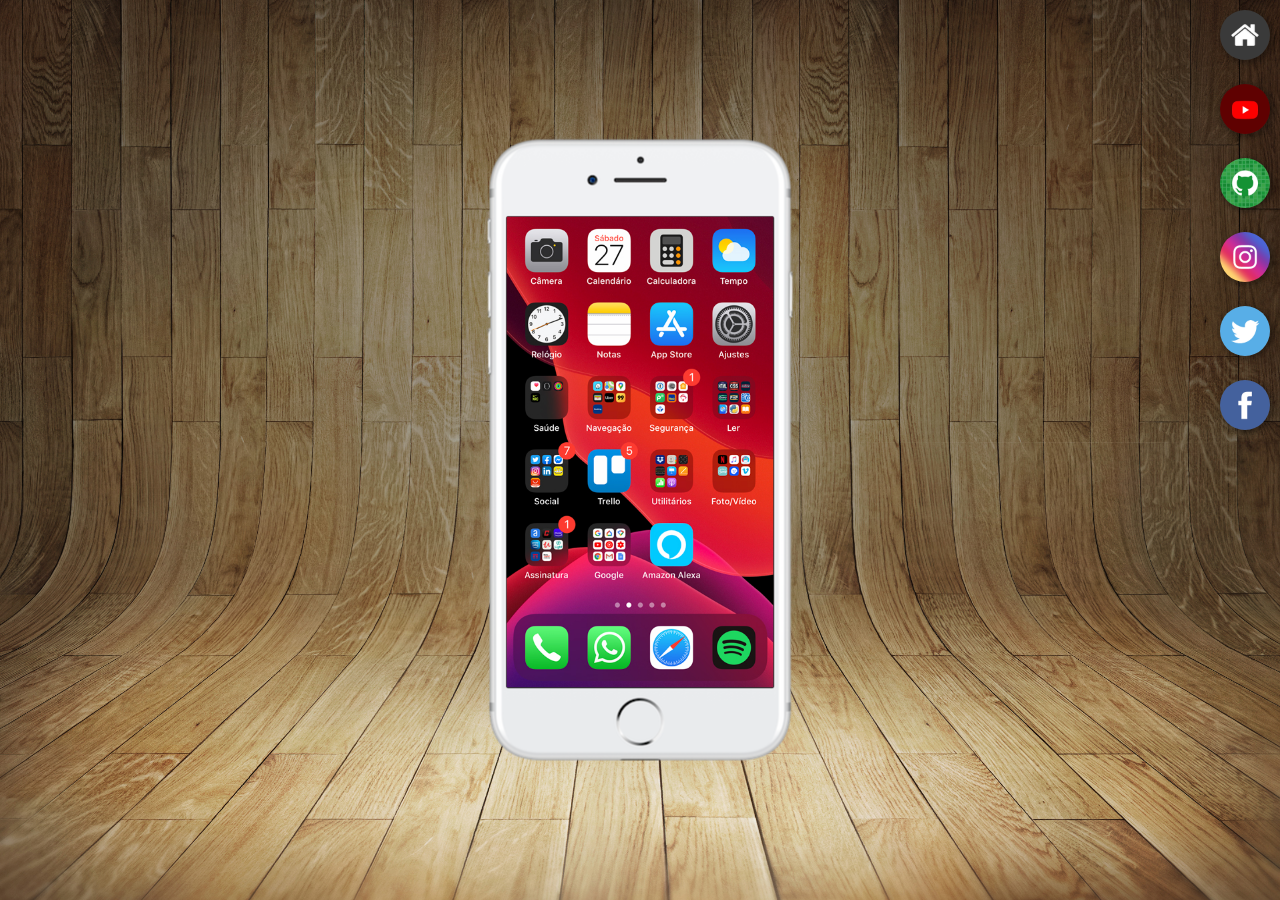
<file: index.html>
<!doctype html>
<html lang="pt-br">
  <head>
    <meta charset="UTF-8" />
    <meta name="viewport" content="width=device-width, initial-scale=1.0" />
    <link rel="shortcut icon" href="icone.ico" type="image/x-icon" />
    <title>projeto Rede Sociais</title>
    <link rel="stylesheet" href="estilos/style.css" />
  </head>
  <body>
    <main>
      <section id="telefone">
        <iframe src="home.html" name="tela" id="tela" frameborder="0">
          Seu navegador não suporta iframes.
        </iframe>
      </section>
      <section id="rede-sociais">
        <a href="home.html" target="tela"
          ><img src="imagens/logo-home.jpg" alt="Home"
        /></a><br>
        <a href="youtube.html" target="tela"
          ><img src="imagens/logo-youtube.jpg" alt="YouTube"
        /></a><br>
        <a href="github.html" target="tela"
          ><img src="imagens/logo-github.jpg" alt="GitHub"
        /></a><br>
        <a href="instagram.html" target="tela"
          ><img src="imagens/logo-instagram.jpg" alt="Instagram"
        /></a><br>
        <a href="twitter.html" target="tela"
          ><img src="imagens/logo-twitter.jpg" alt="Twitter"
        /></a><br>
        <a href="facebook.html" target="tela"
          ><img src="imagens/logo-facebook.jpg" alt="Facebook"
        /></a>
      </section>
    </main>
  </body>
</html>
</file>
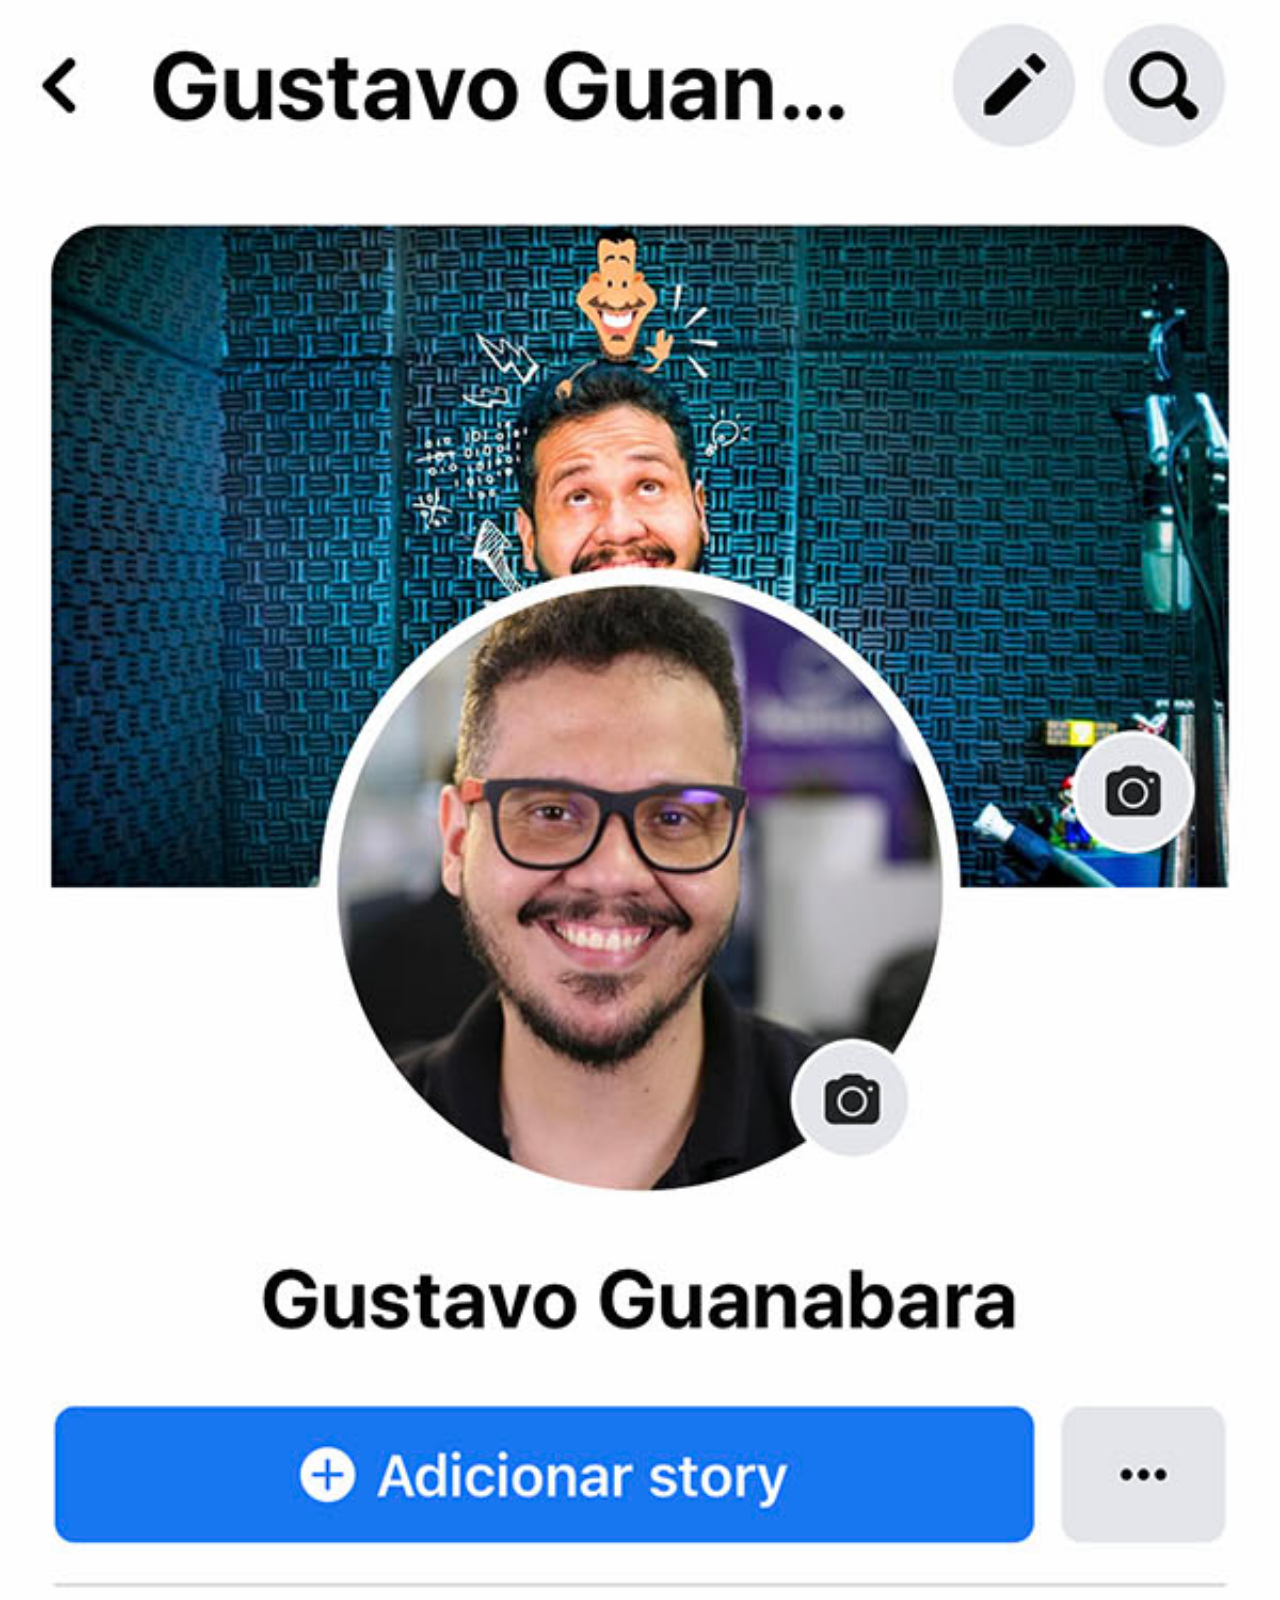
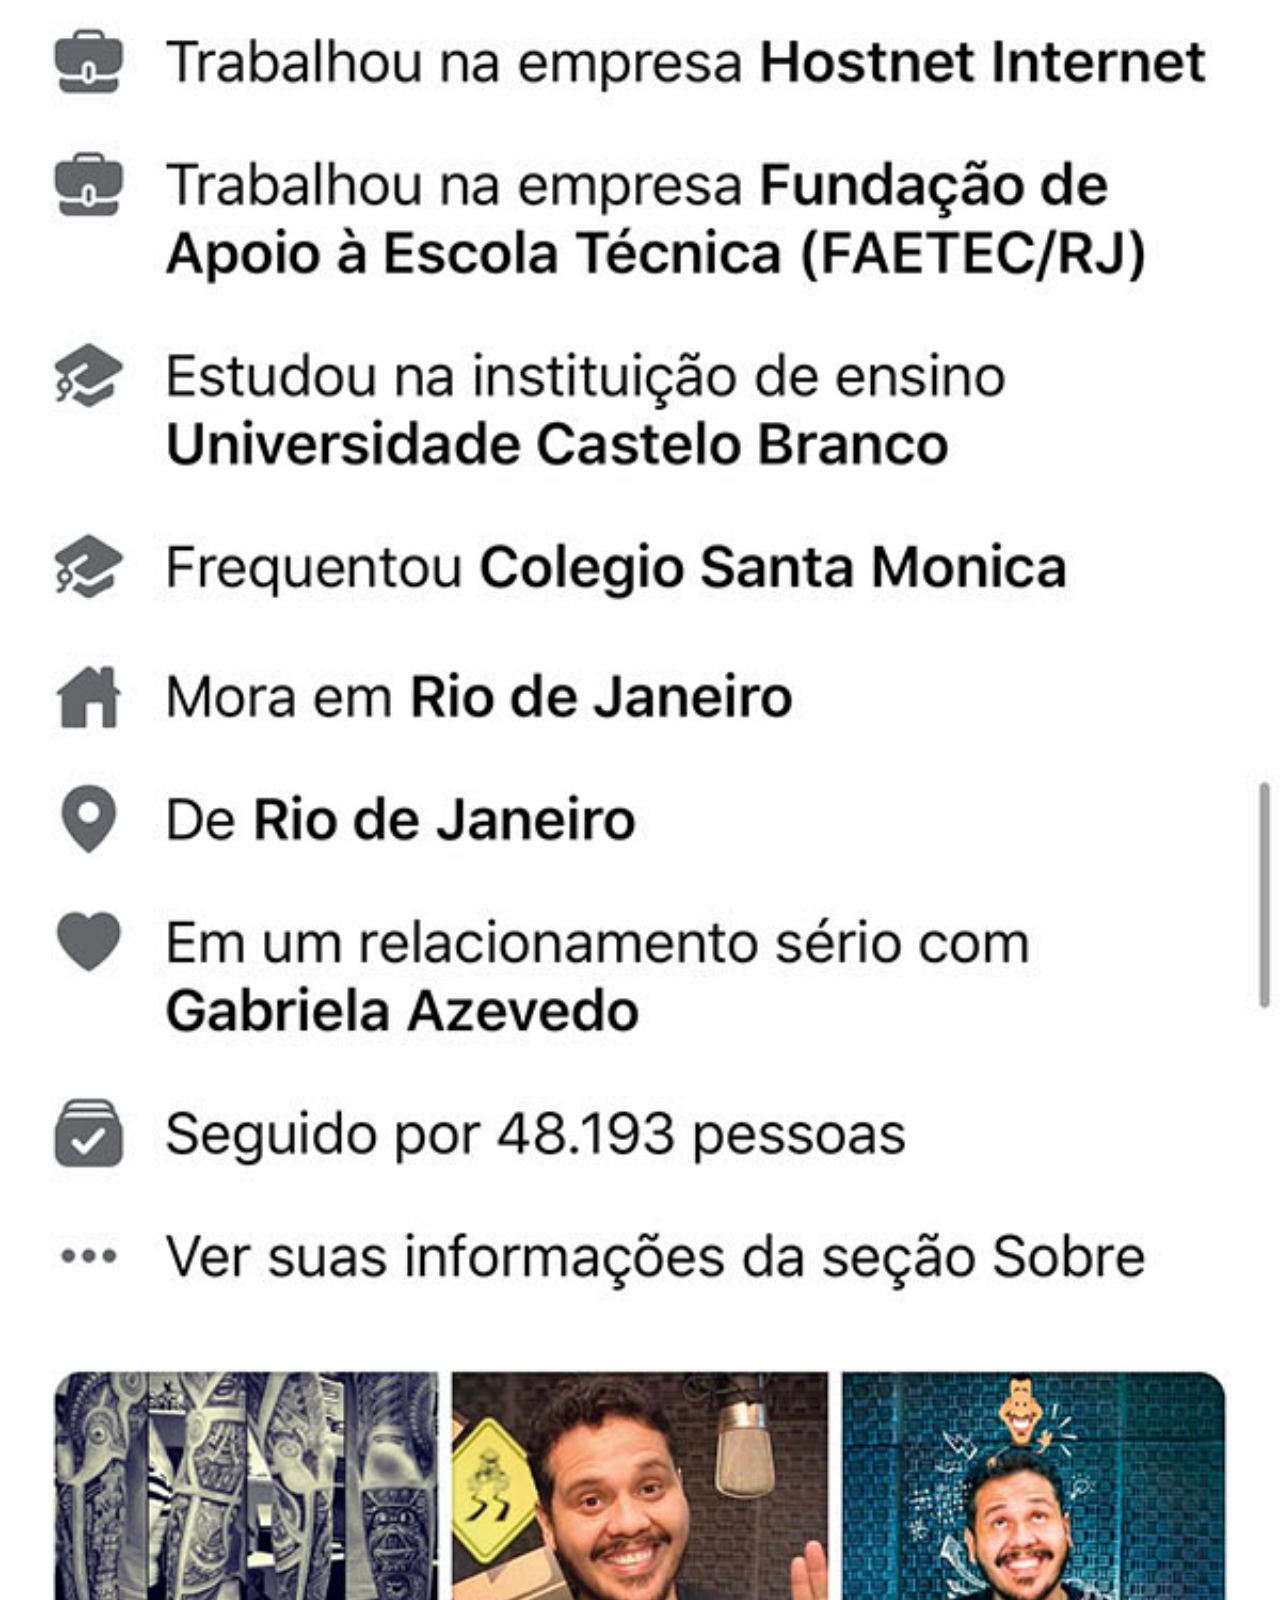
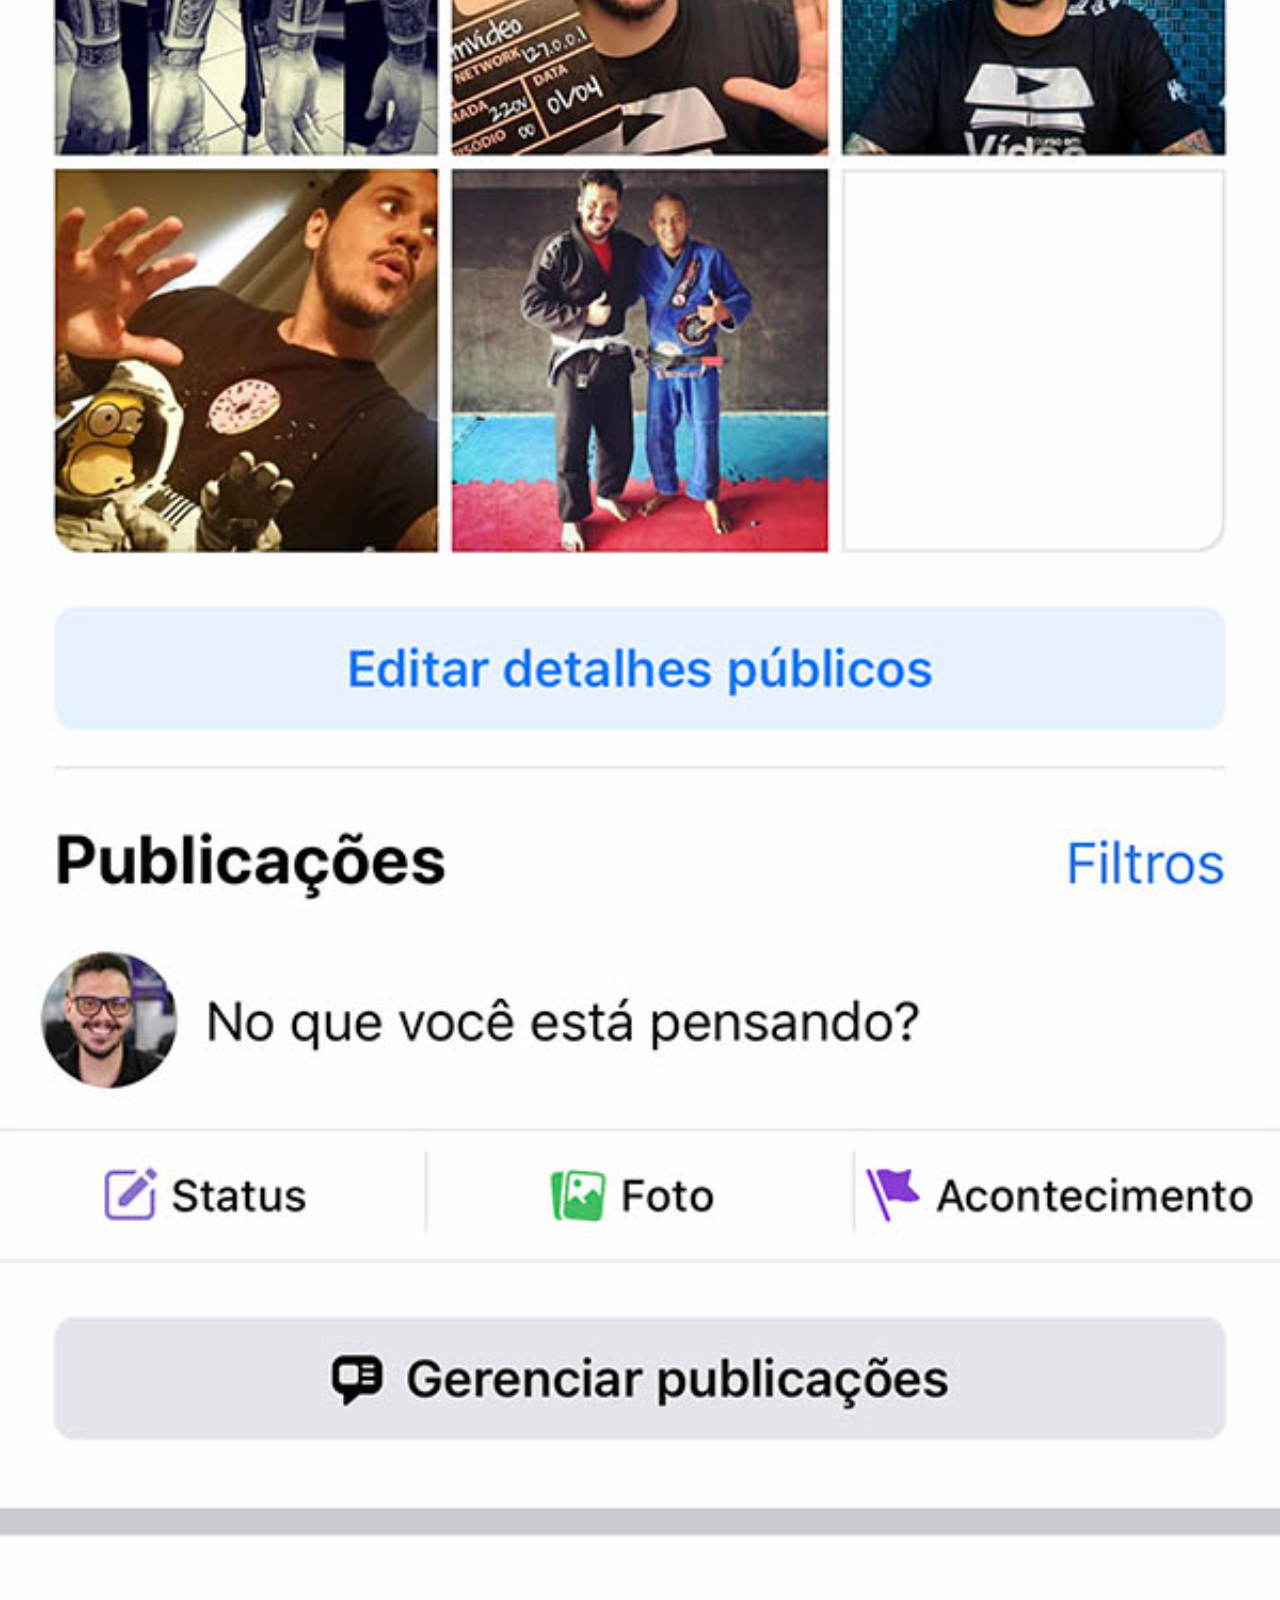
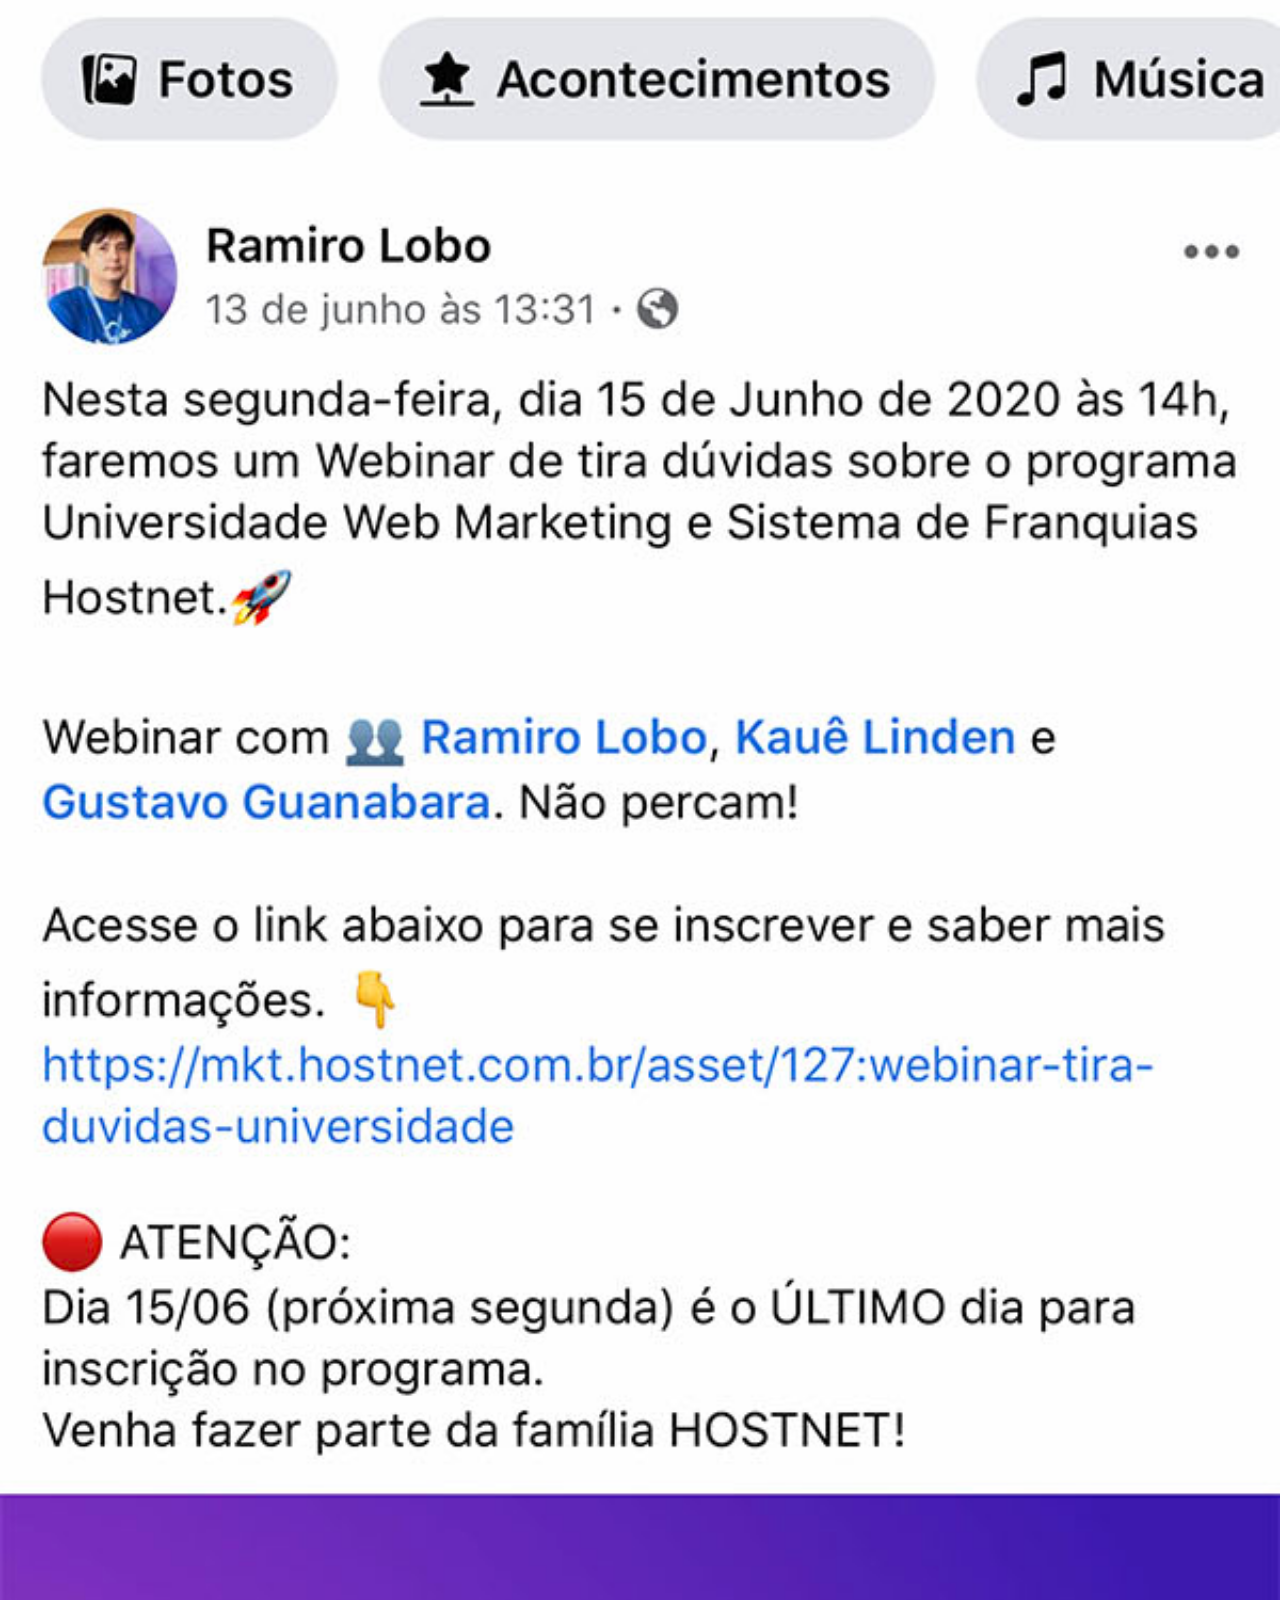
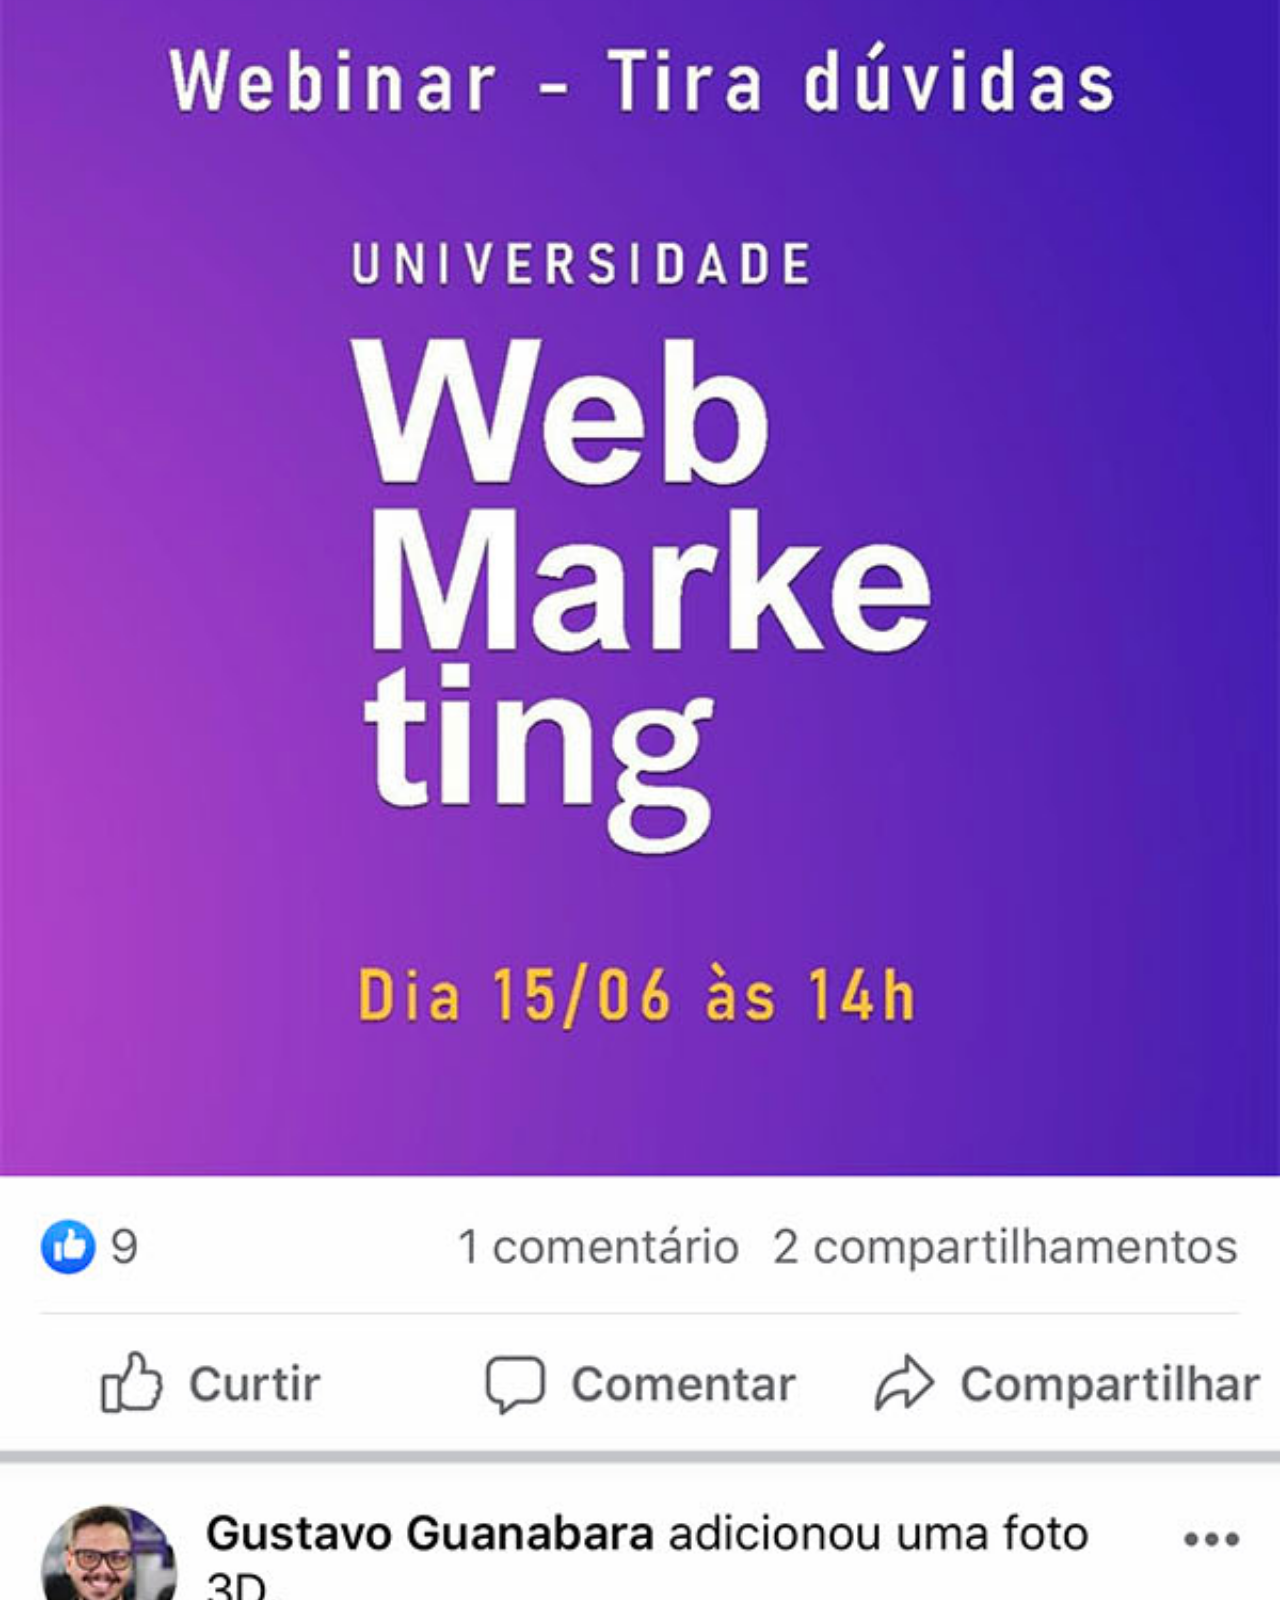
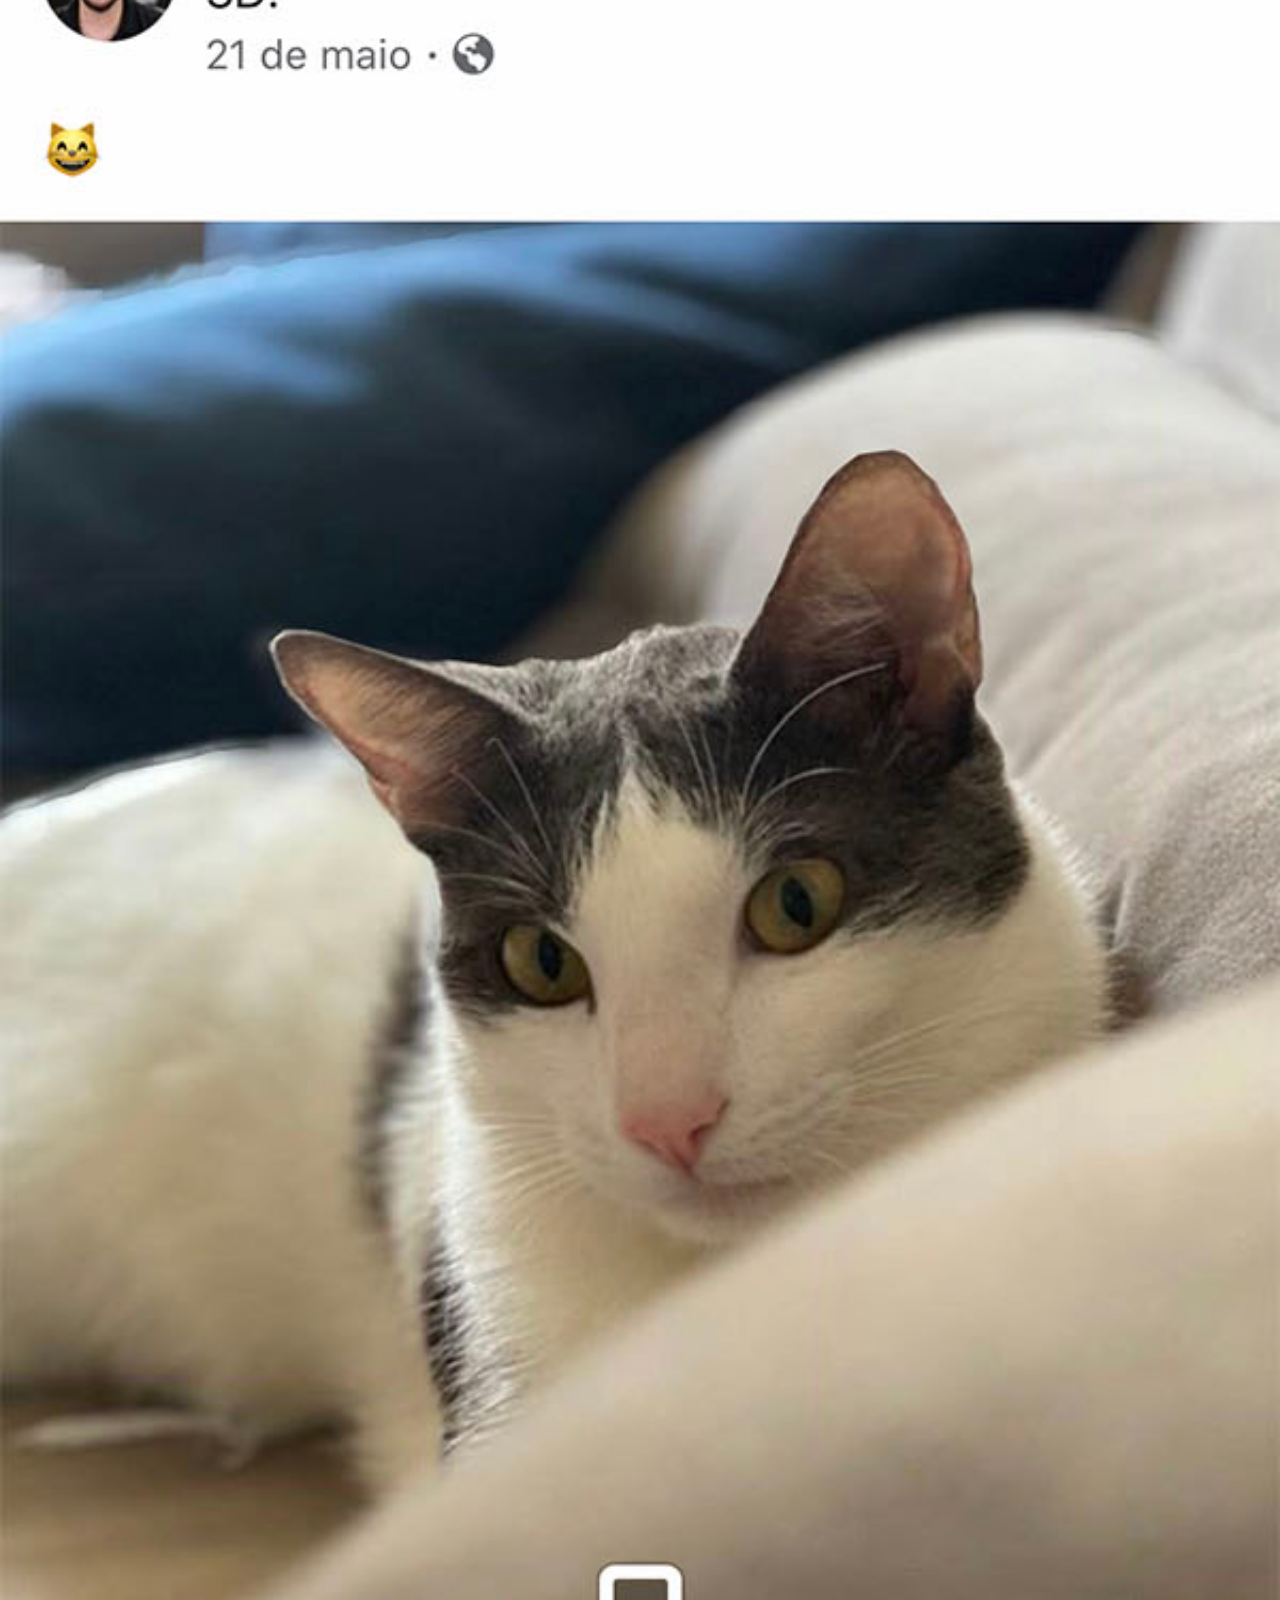
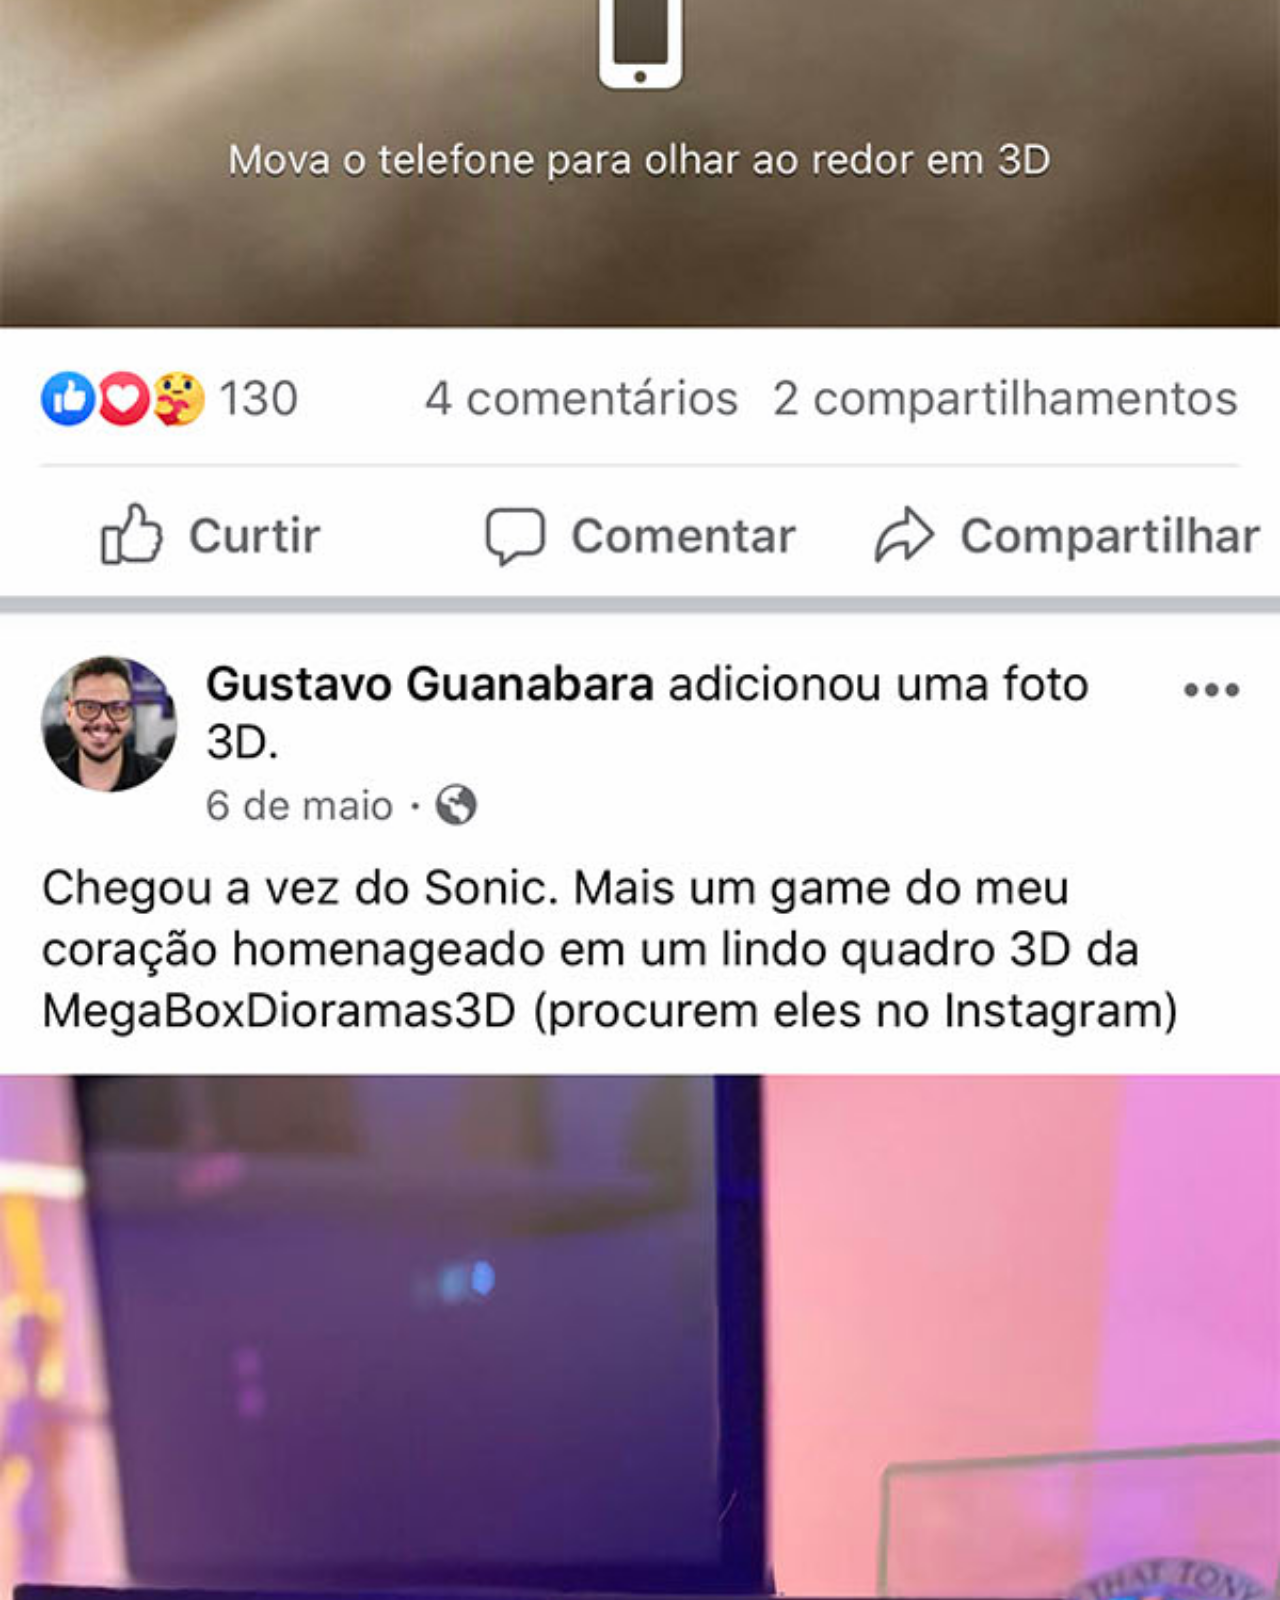
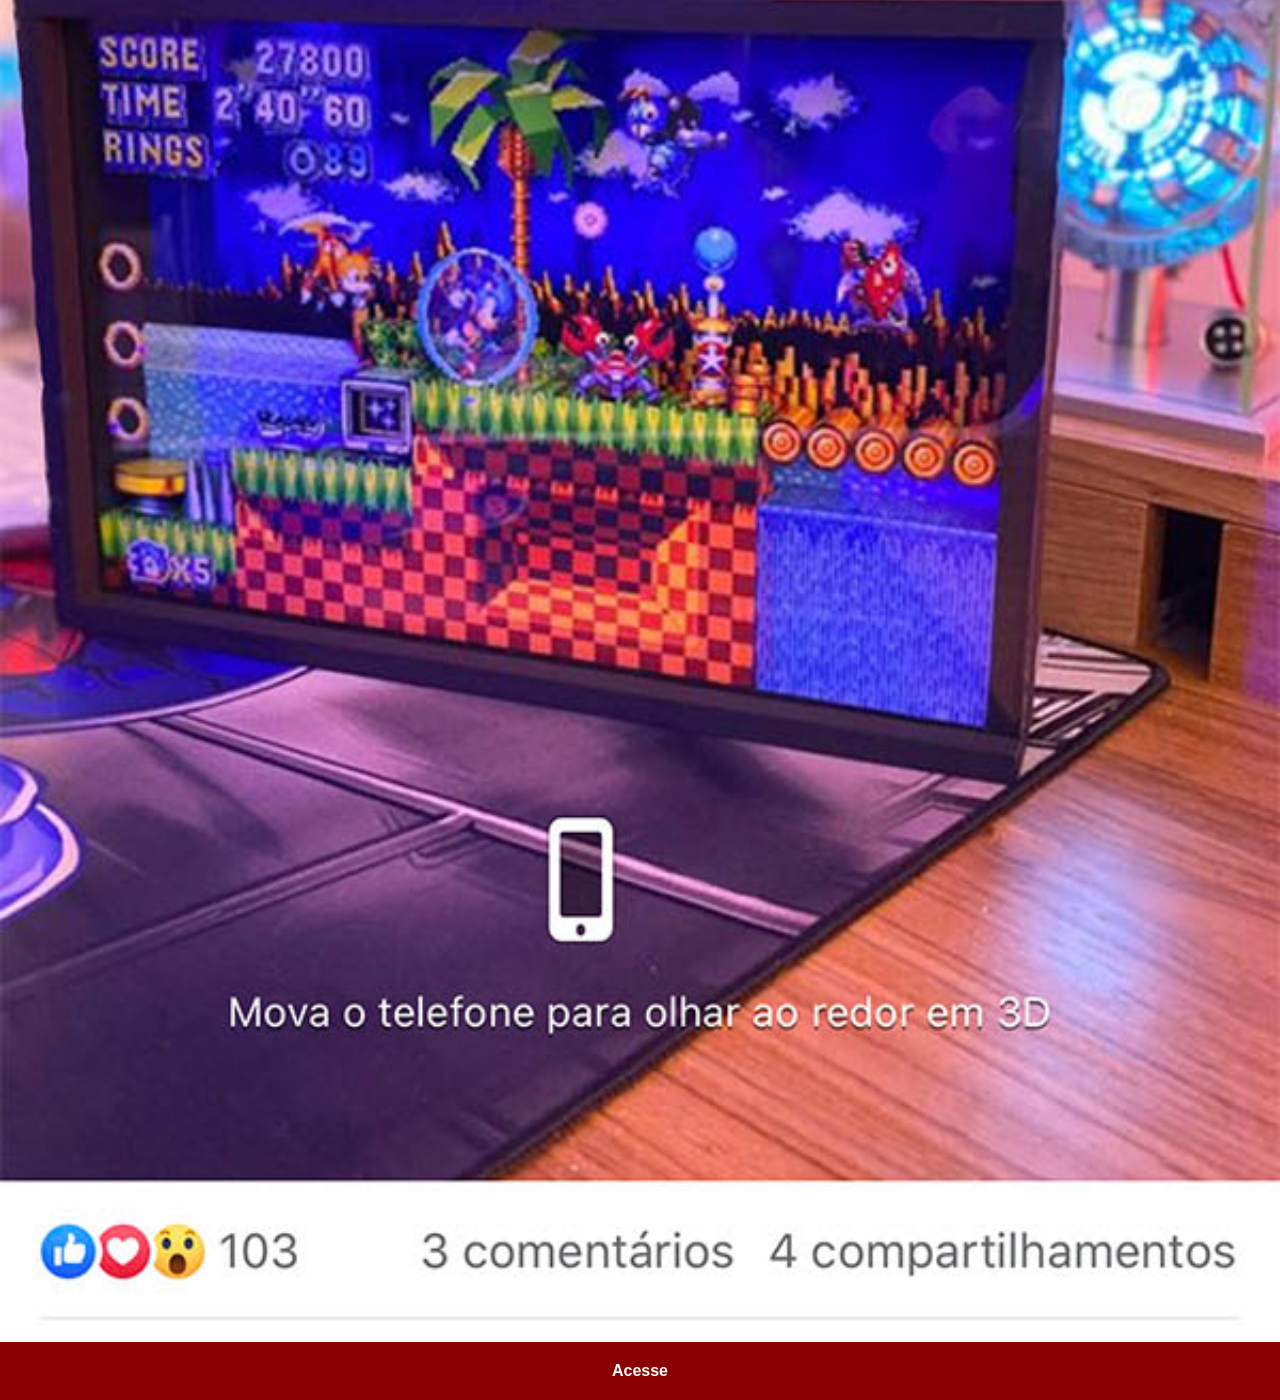
<file: facebook.html>
<!DOCTYPE html>
<html lang="pt-br">
<head>
    <meta charset="UTF-8">
    <meta name="viewport" content="width=device-width, initial-scale=1.0">
    <title>Facebook</title>
    <link rel="stylesheet" href="estilos/social.css">
</head>
<body>
    <img src="imagens/tela-facebook.jpg" alt="Facebook">
    <a href="https://www.facebook.com/gustavoguanabara/" target="_blank">Acesse</a>
</body>
</html>
</file>
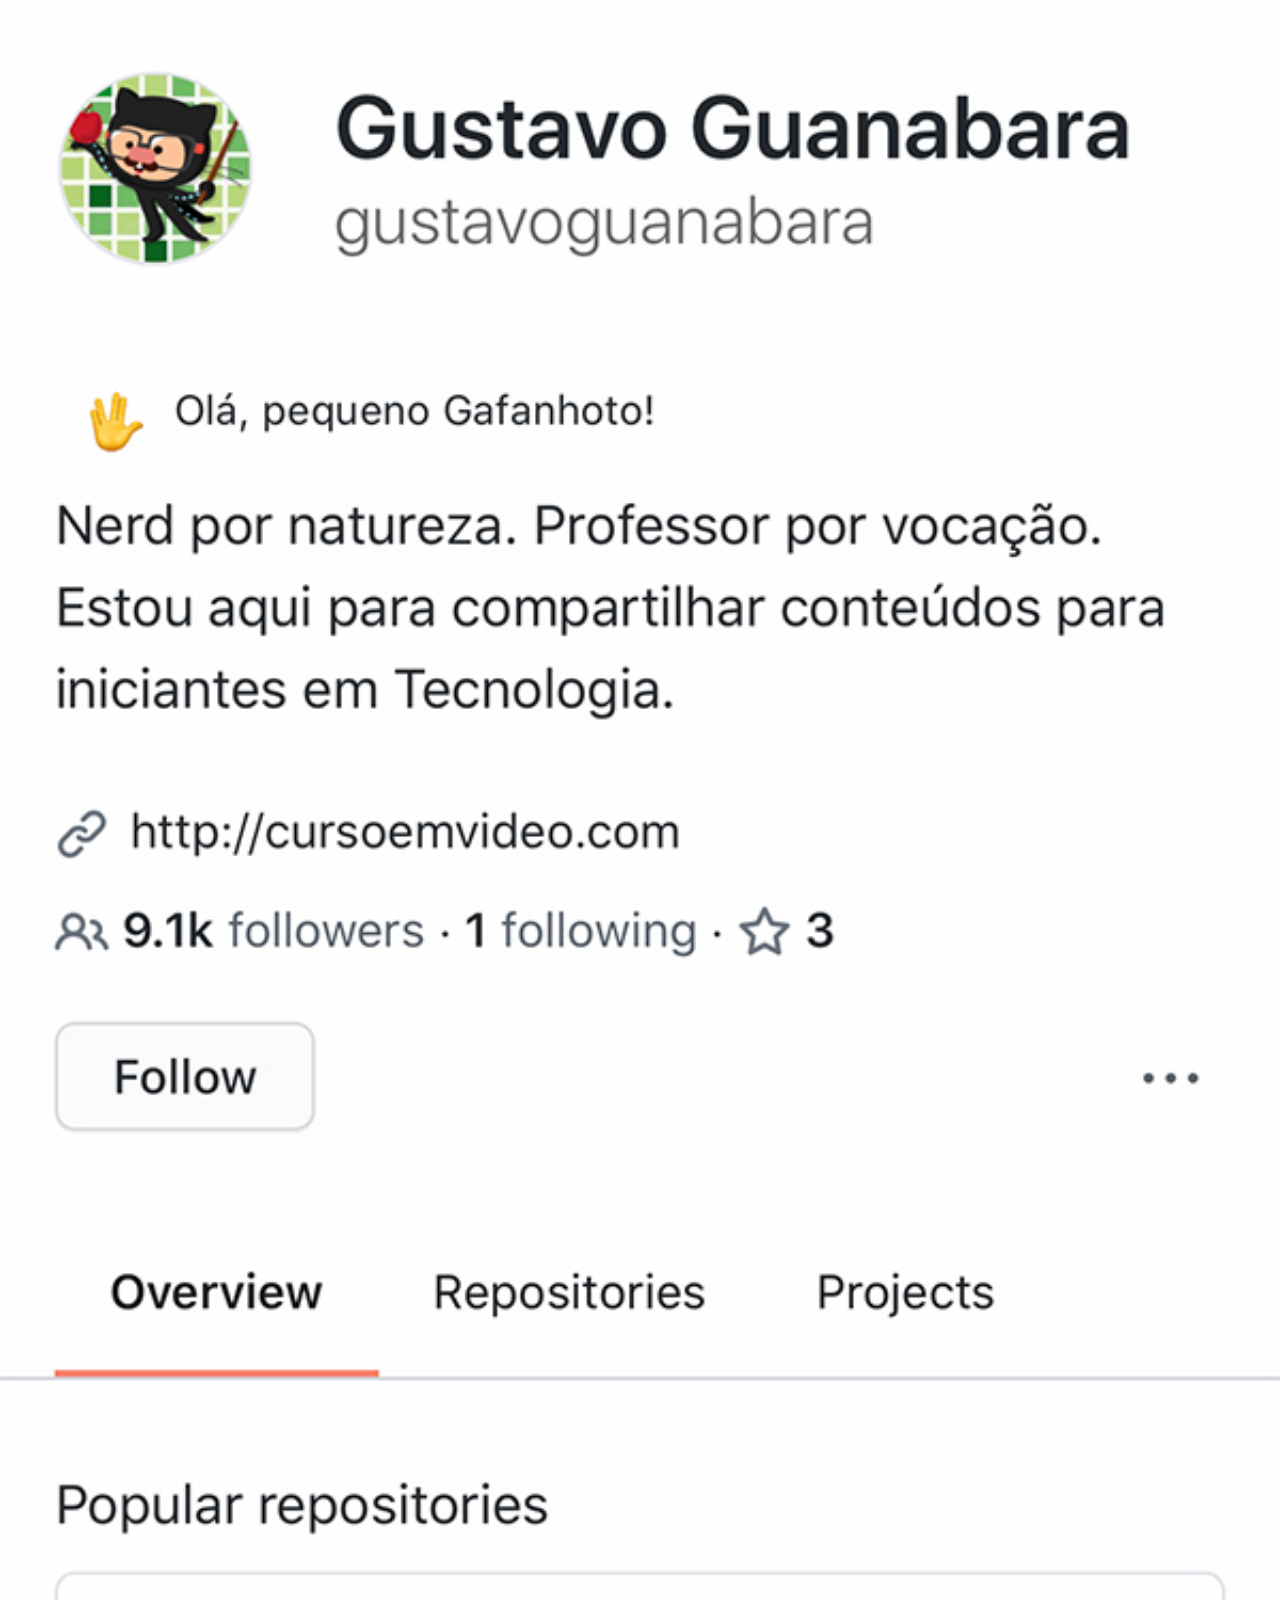
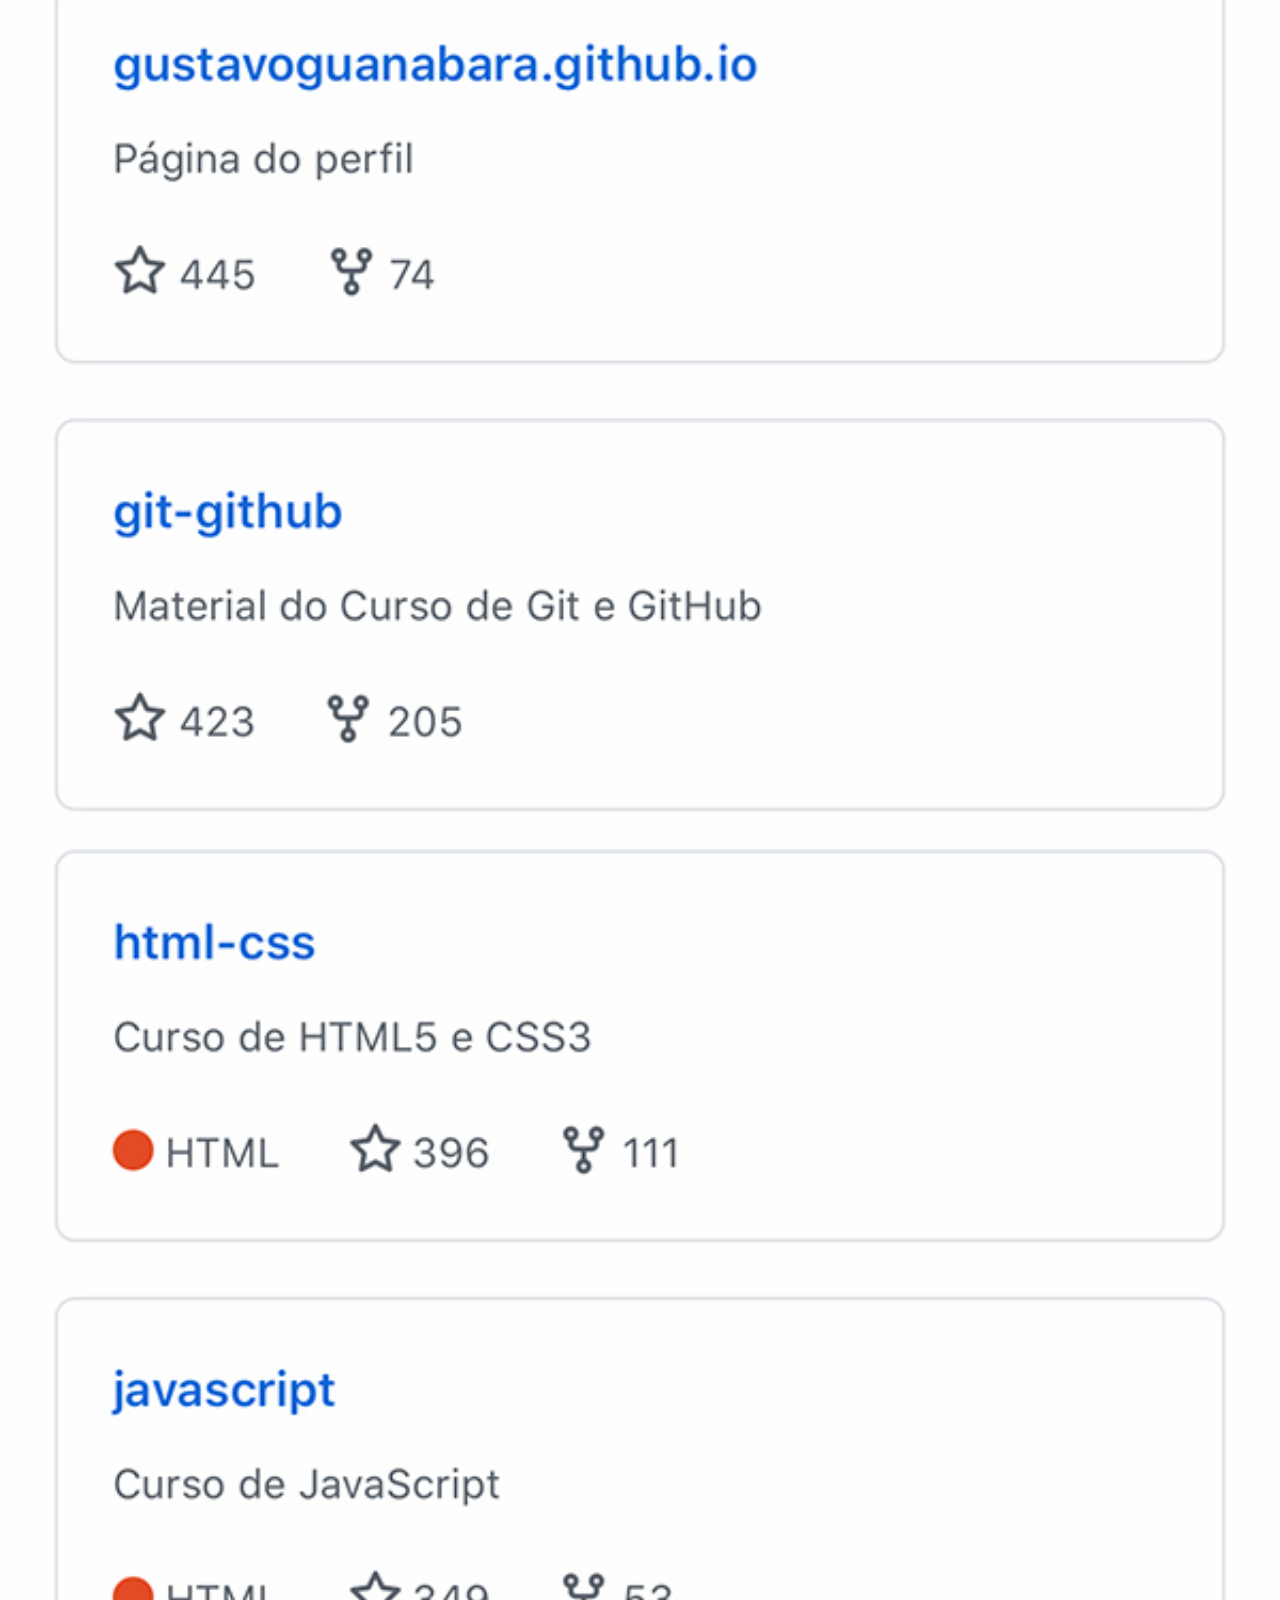
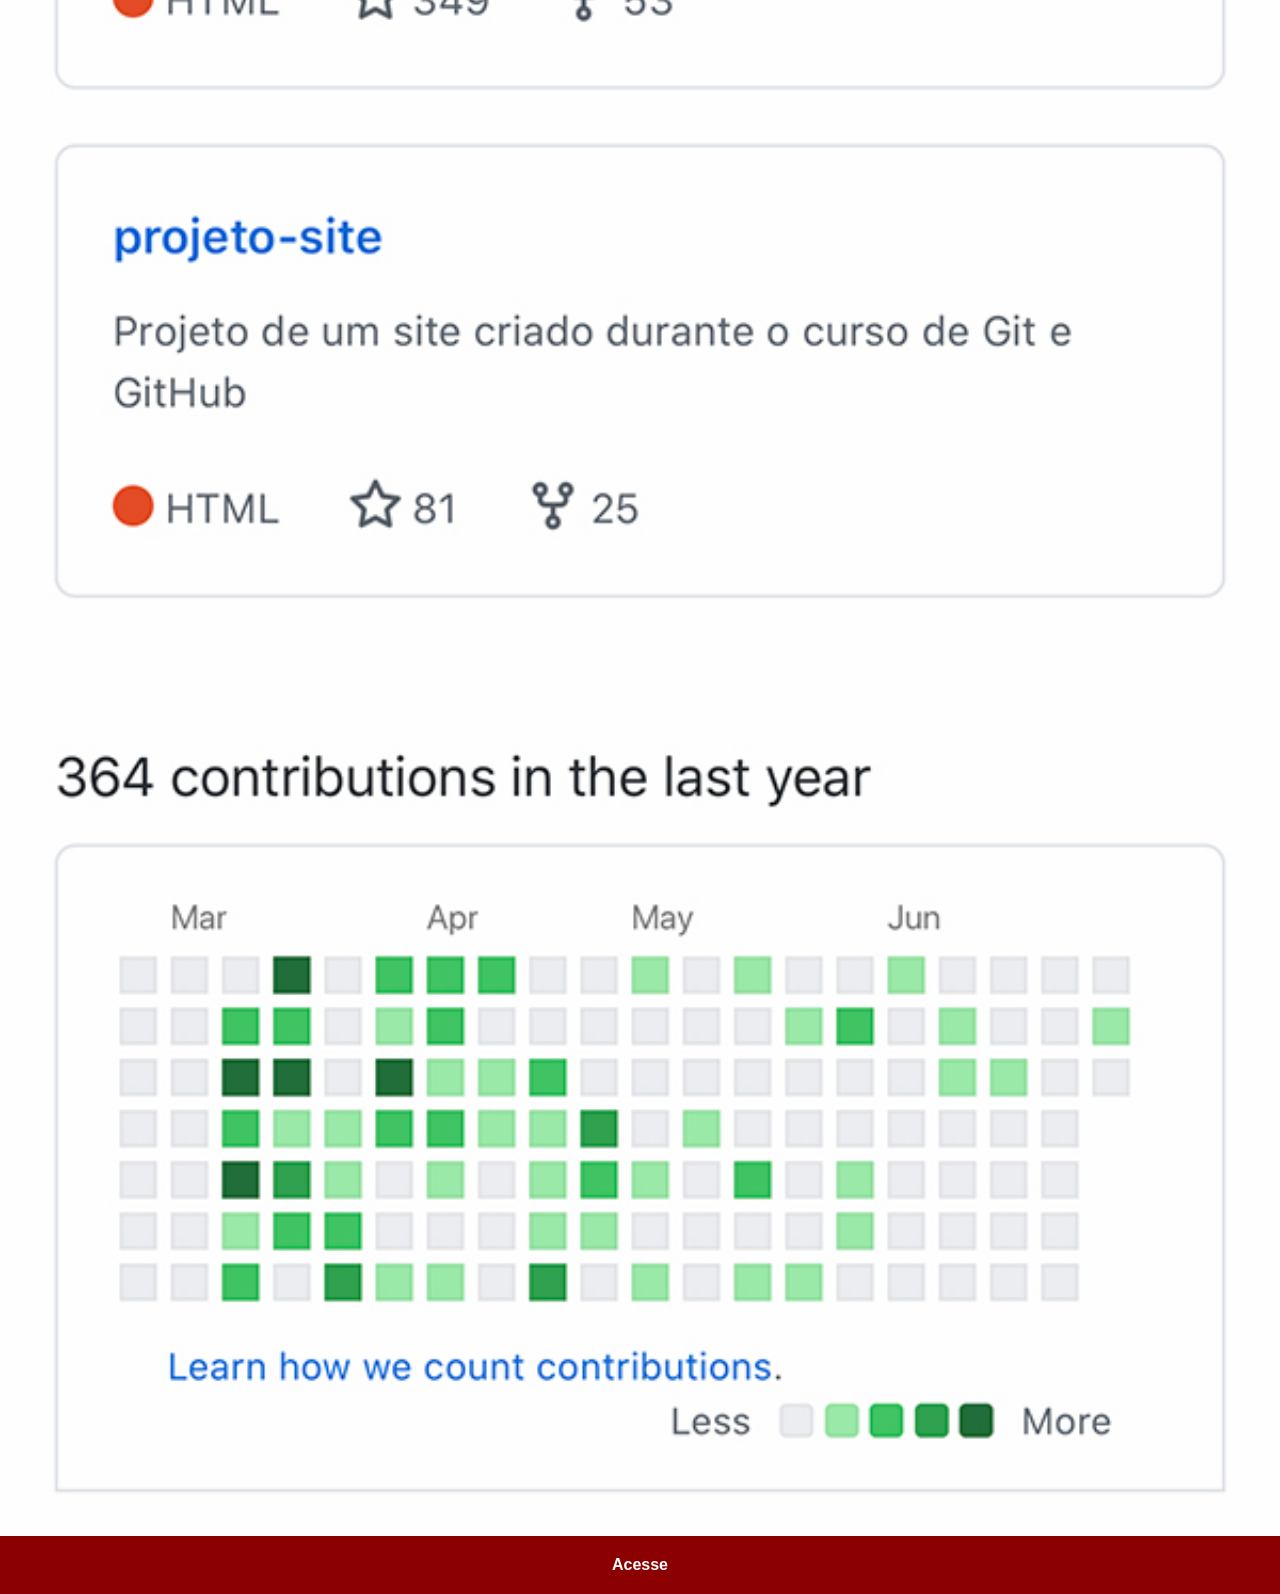
<file: github.html>
<!DOCTYPE html>
<html lang="pt-br">
<head>
    <meta charset="UTF-8">
    <meta name="viewport" content="width=device-width, initial-scale=1.0">
    <title>GitHub</title>
    <link rel="stylesheet" href="estilos/social.css">
</head>
<body>
    <img src="imagens/tela-github.jpg" alt="GitHub">
    <a href="https://github.com/gustavoguanabara/" target="_blank">Acesse</a>
</body>
</html>
</file>
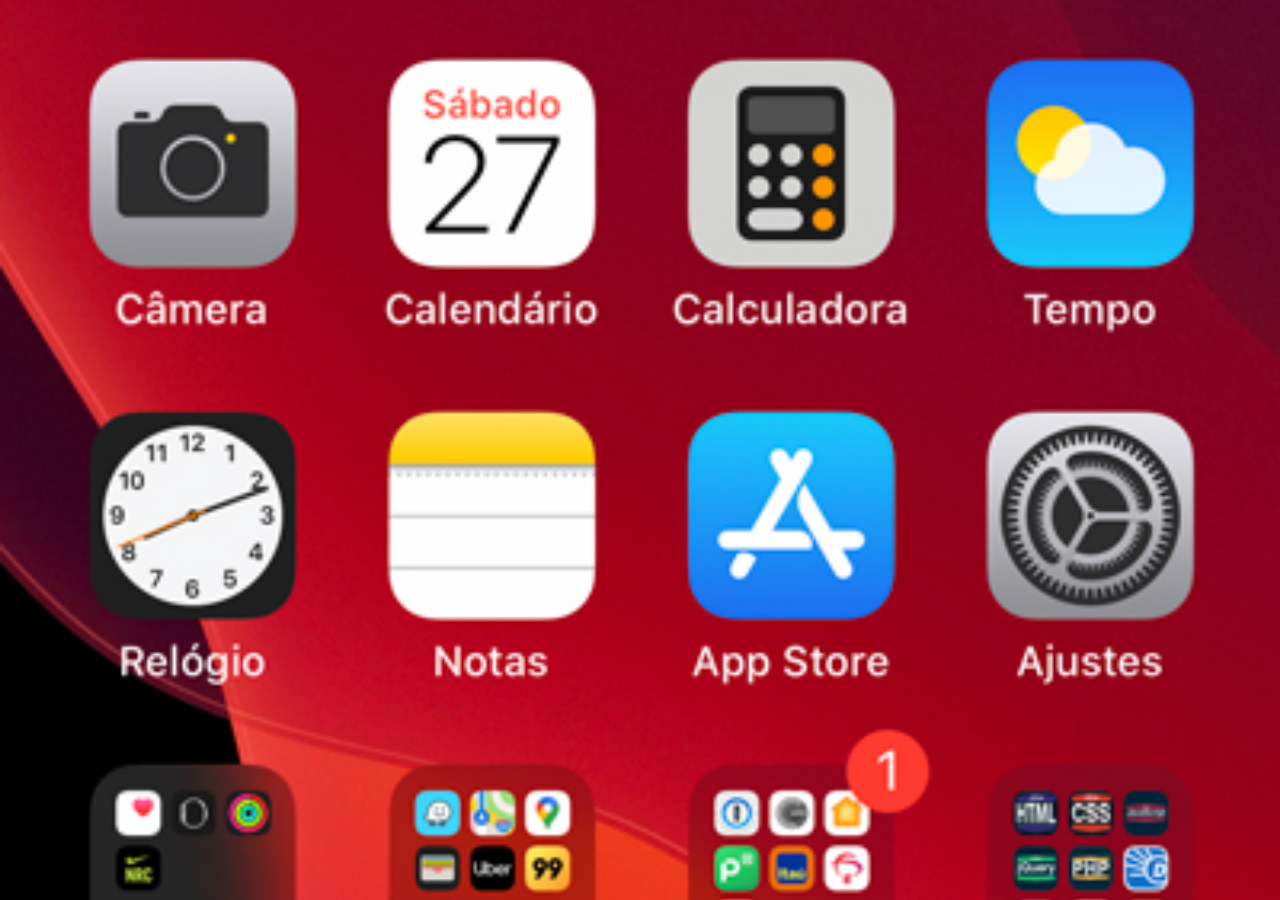
<file: home.html>
<!doctype html>
<html lang="pt-br">
  <head>
    <meta charset="UTF-8" />
    <meta name="viewport" content="width=device-width, initial-scale=1.0" />
    <title>home</title>
  </head>
  <style>
    * {
      margin: 0px;
      padding: 0px;
    }

    body {
      width: 100vw;
      height: 100vh;
      background:black url("imagens/tela-home.jpg") no-repeat top center;
      background-size: cover;
    }
  </style>
  <body></body>
</html>
</file>
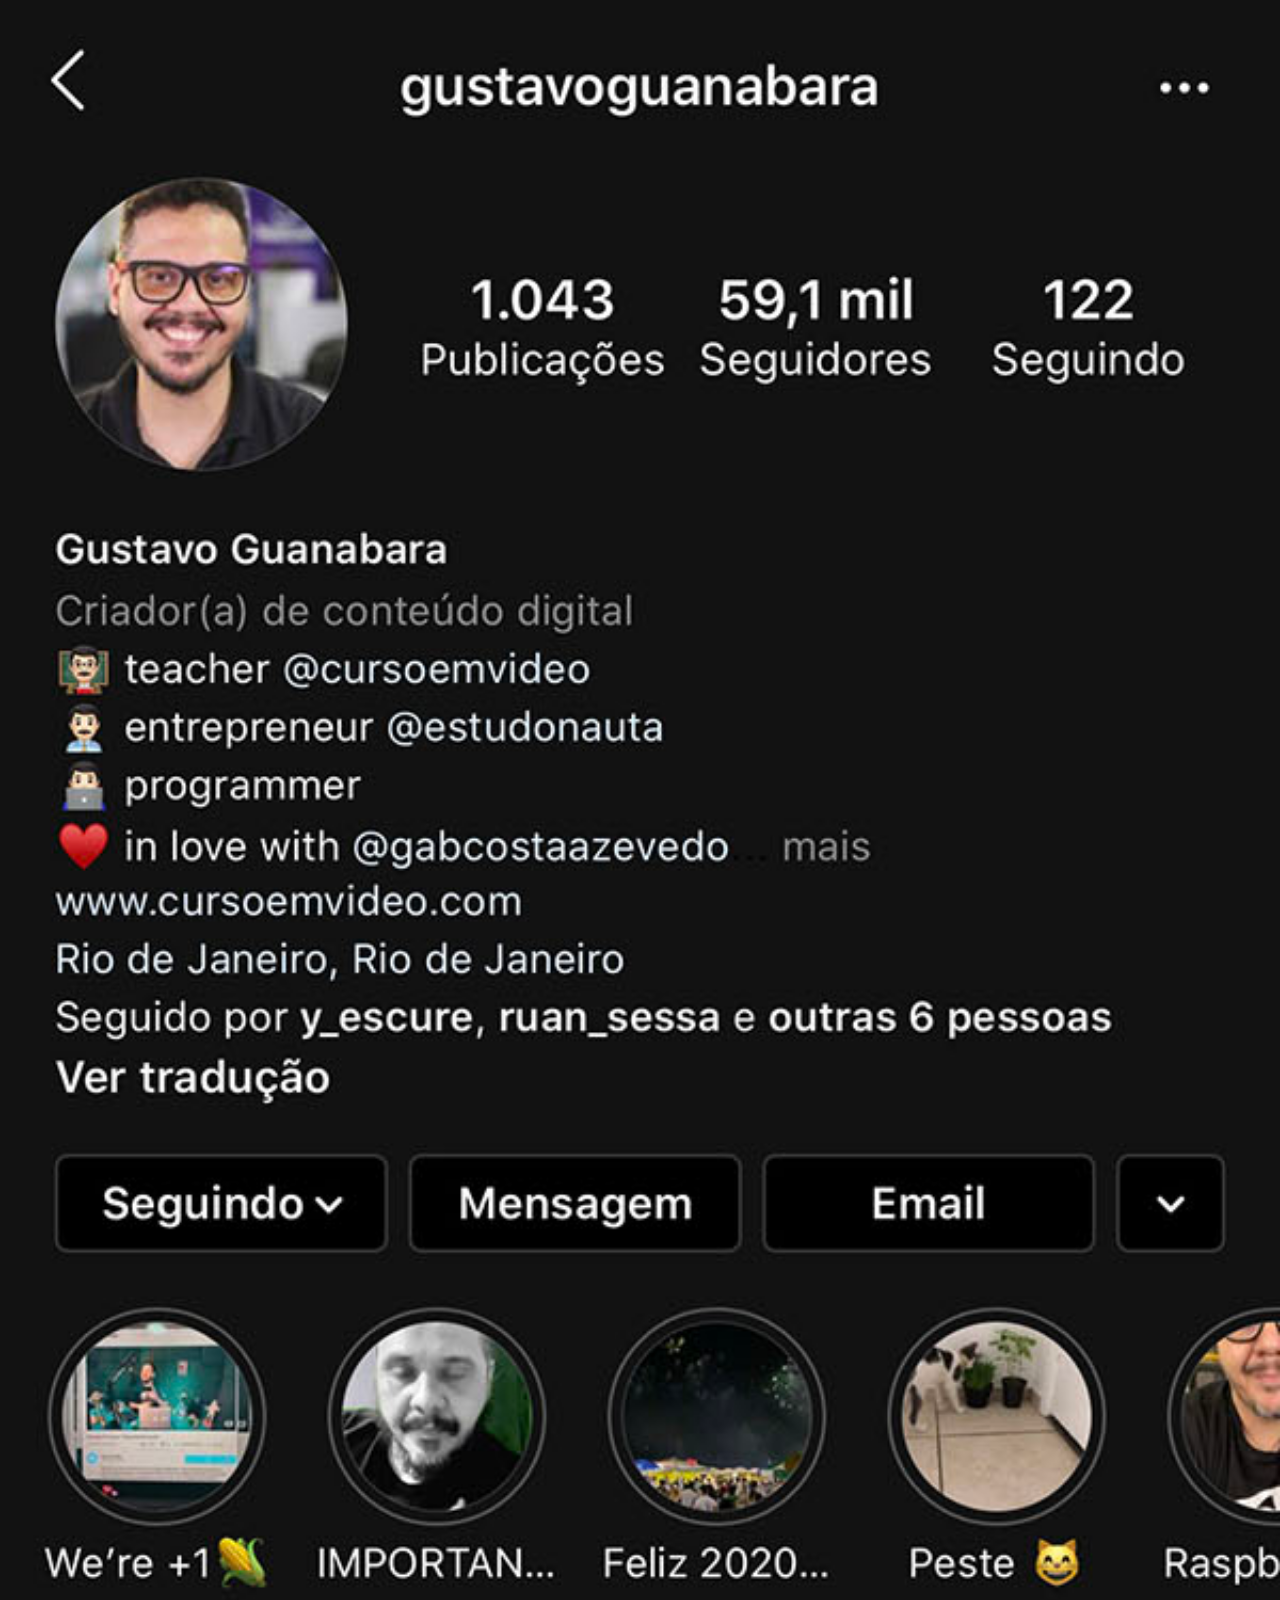
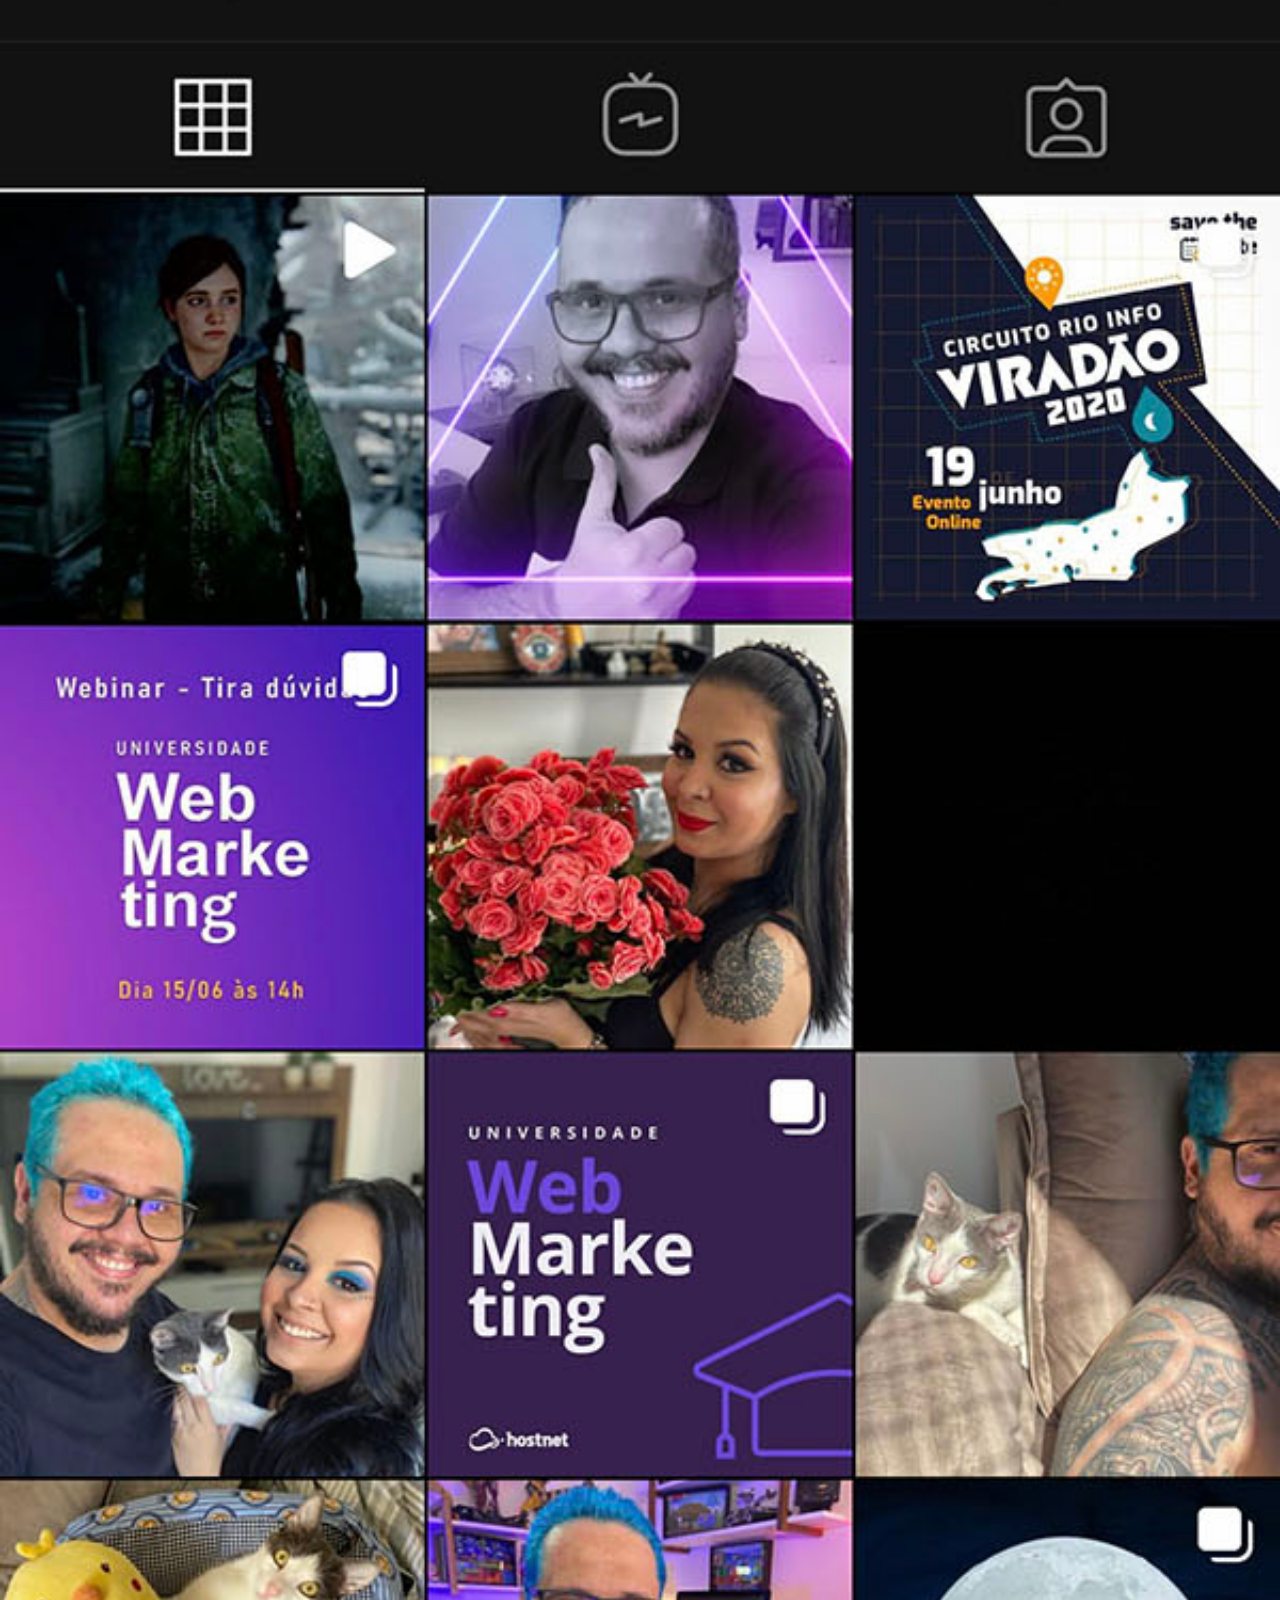
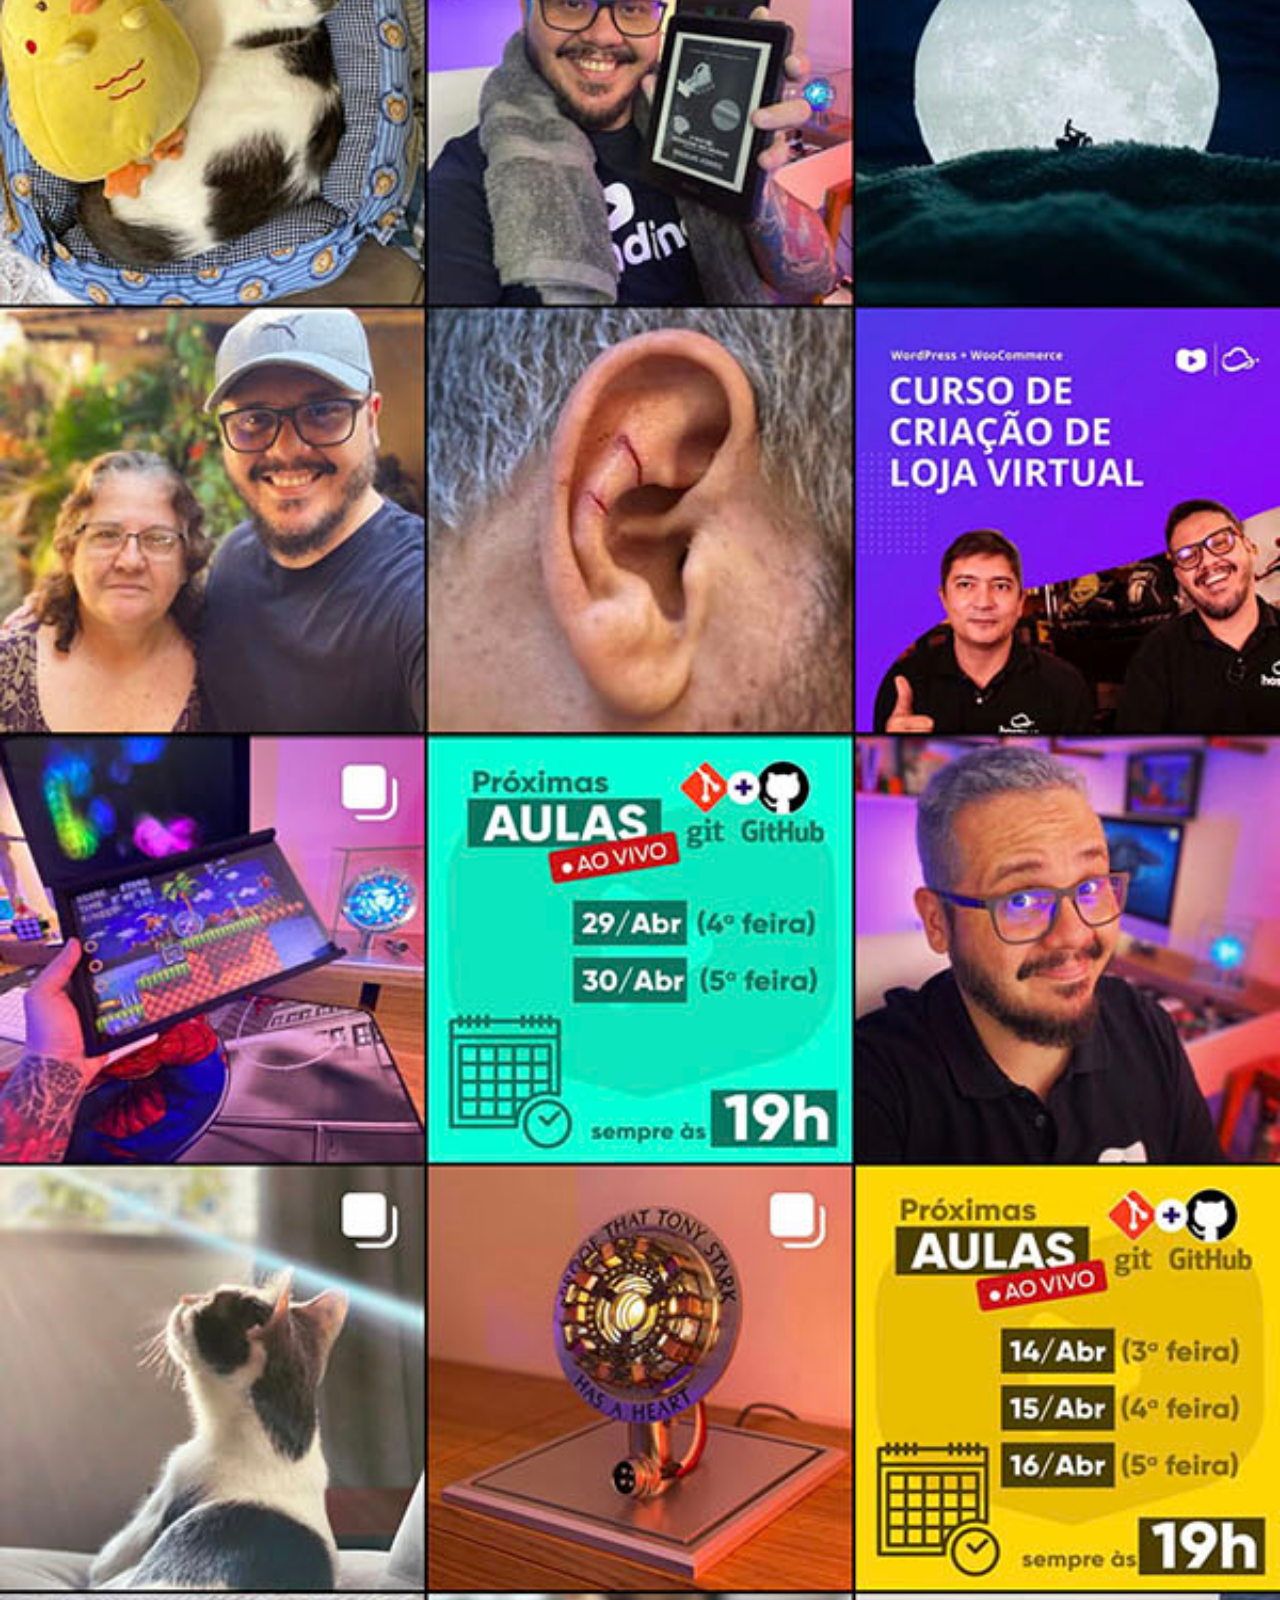
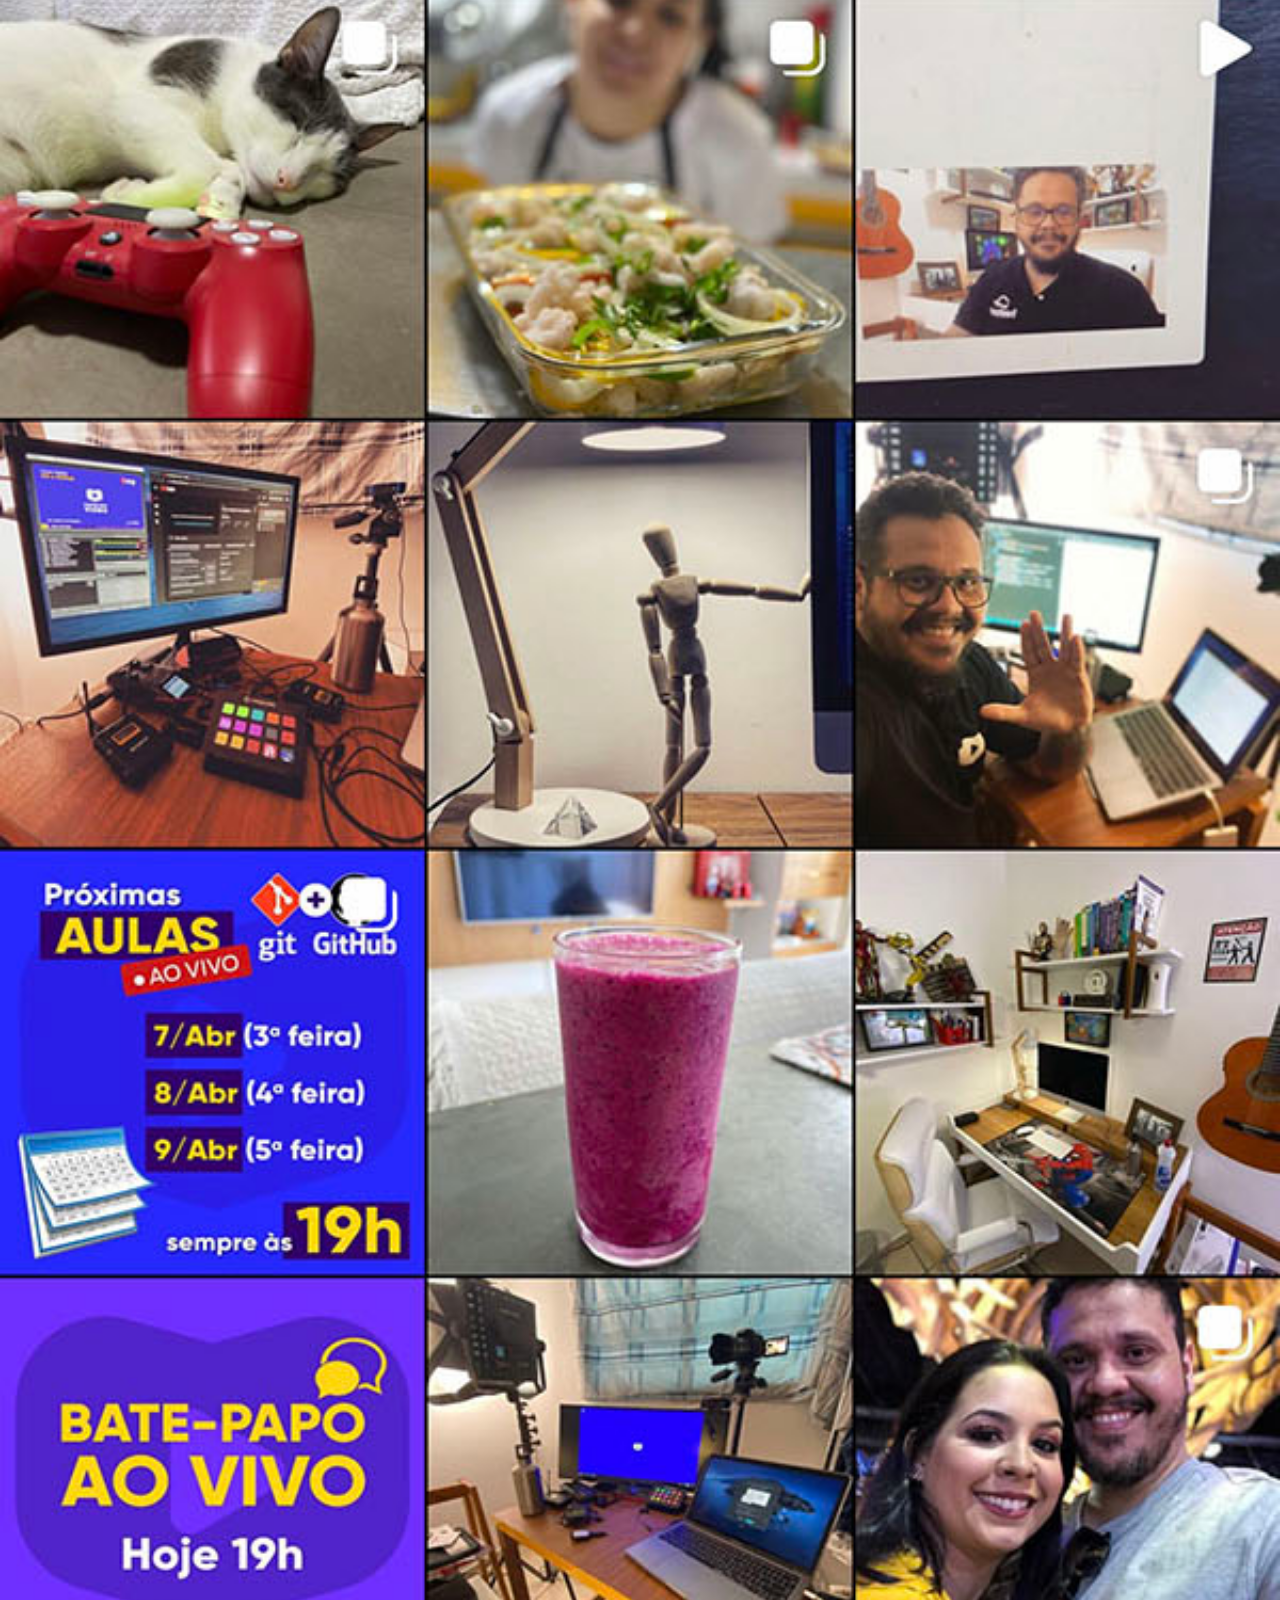
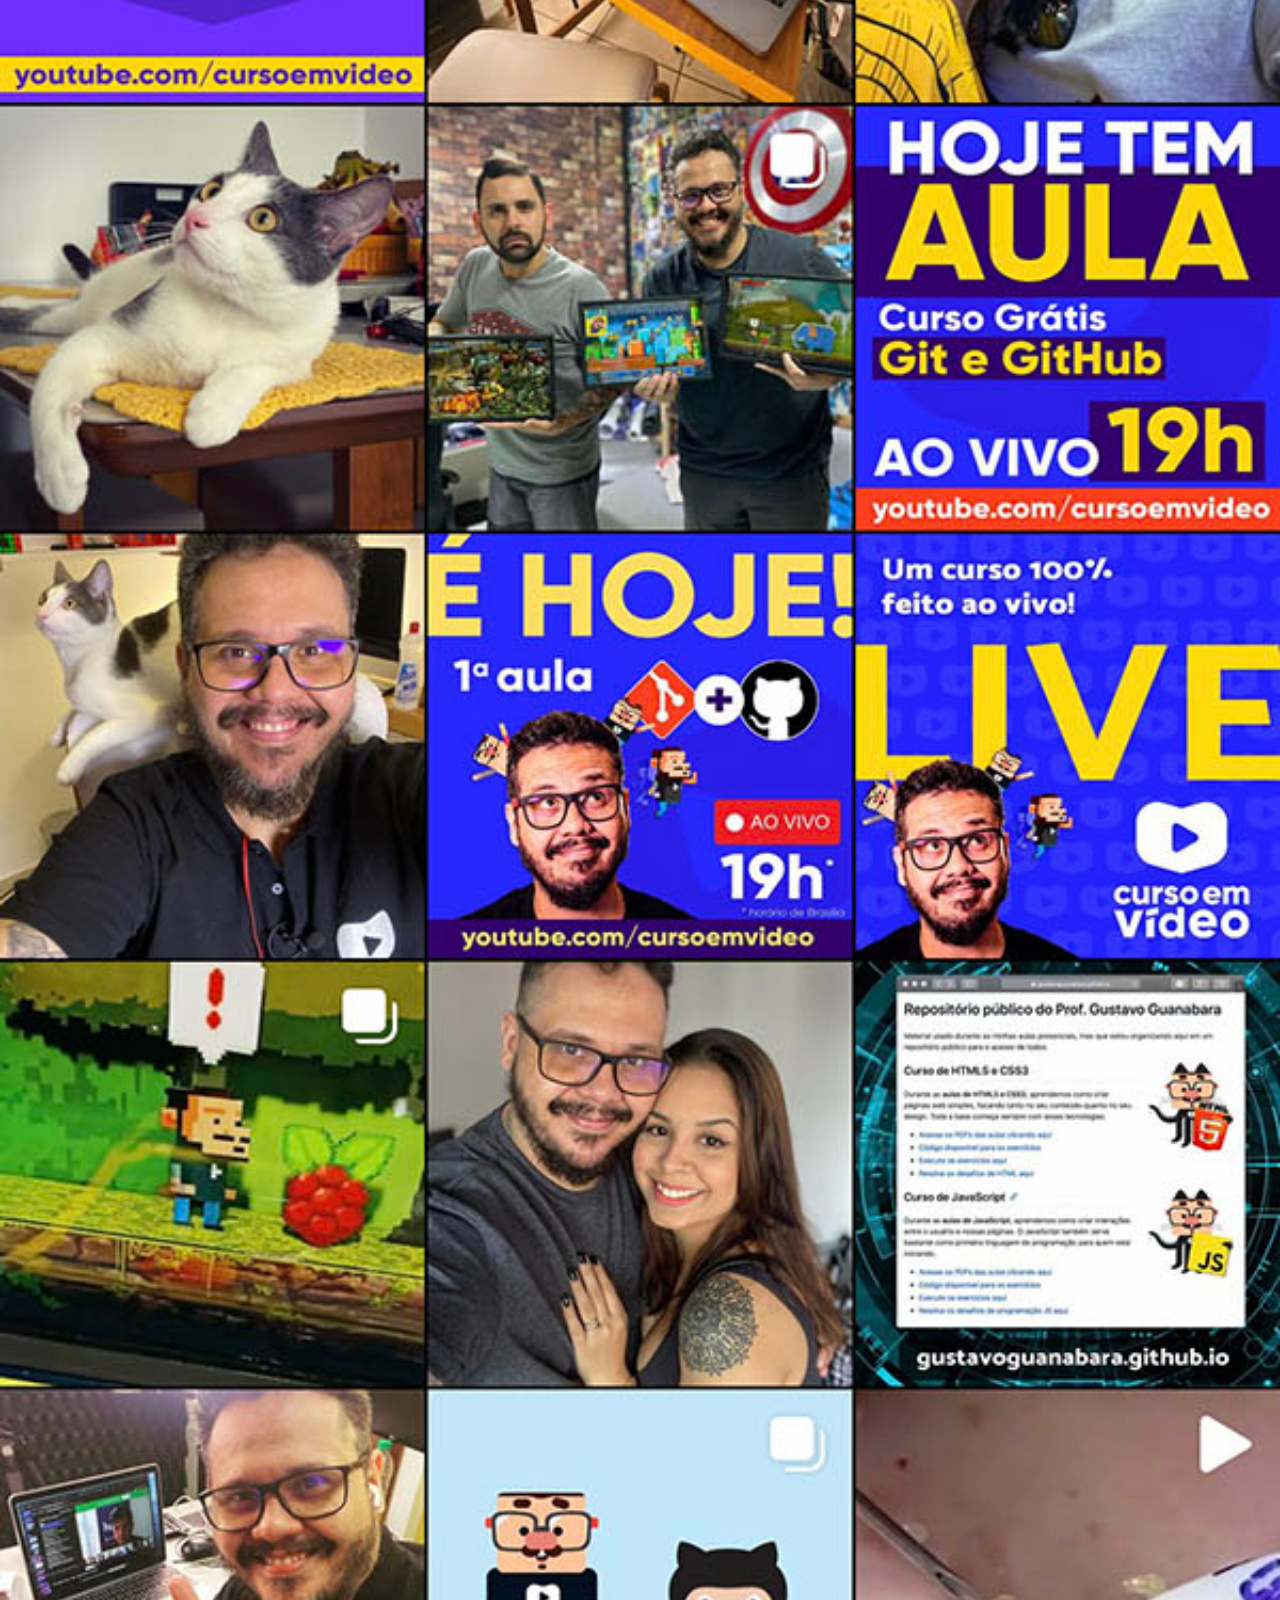
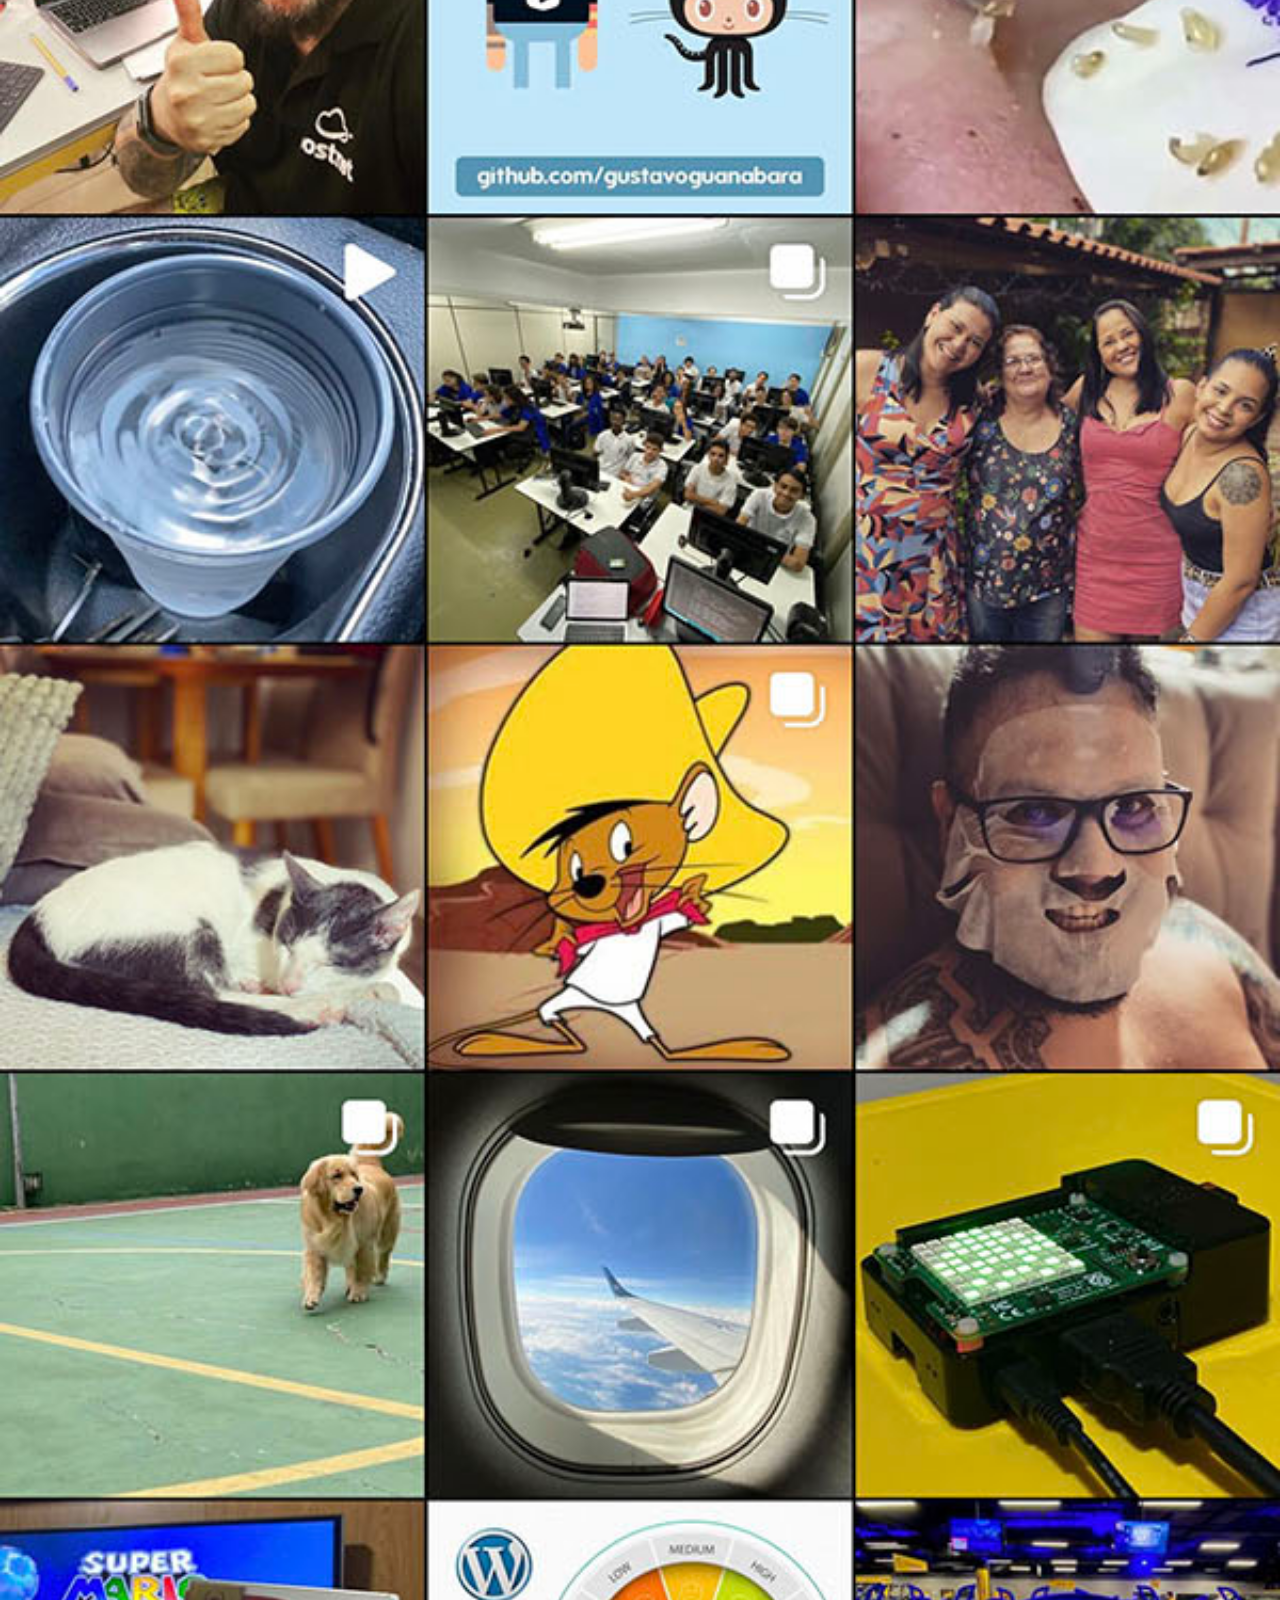
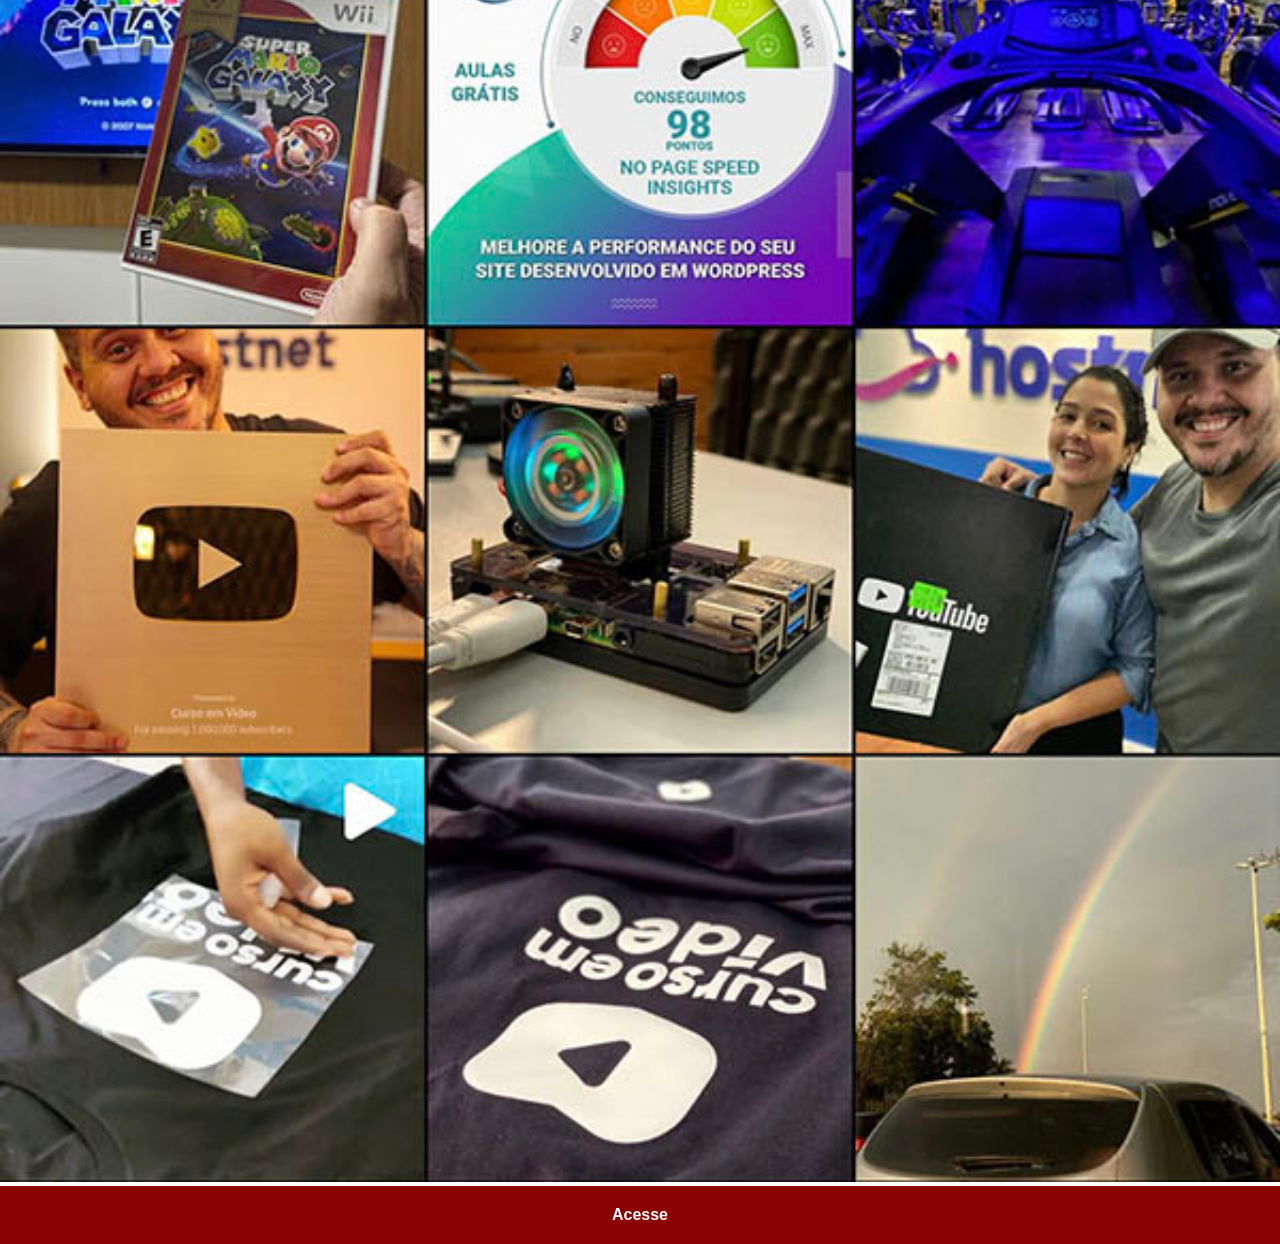
<file: instagram.html>
<!DOCTYPE html>
<html lang="pt-br">
<head>
    <meta charset="UTF-8">
    <meta name="viewport" content="width=device-width, initial-scale=1.0">
    <title>instagram</title>
    <link rel="stylesheet" href="estilos/social.css">
</head>
<body>
    <img src="imagens/tela-instagram.jpg" alt="Instagram">
    <a href="https://www.instagram.com/gustavoguanabara/" target="_blank">Acesse</a>
</body>
</html>
</file>
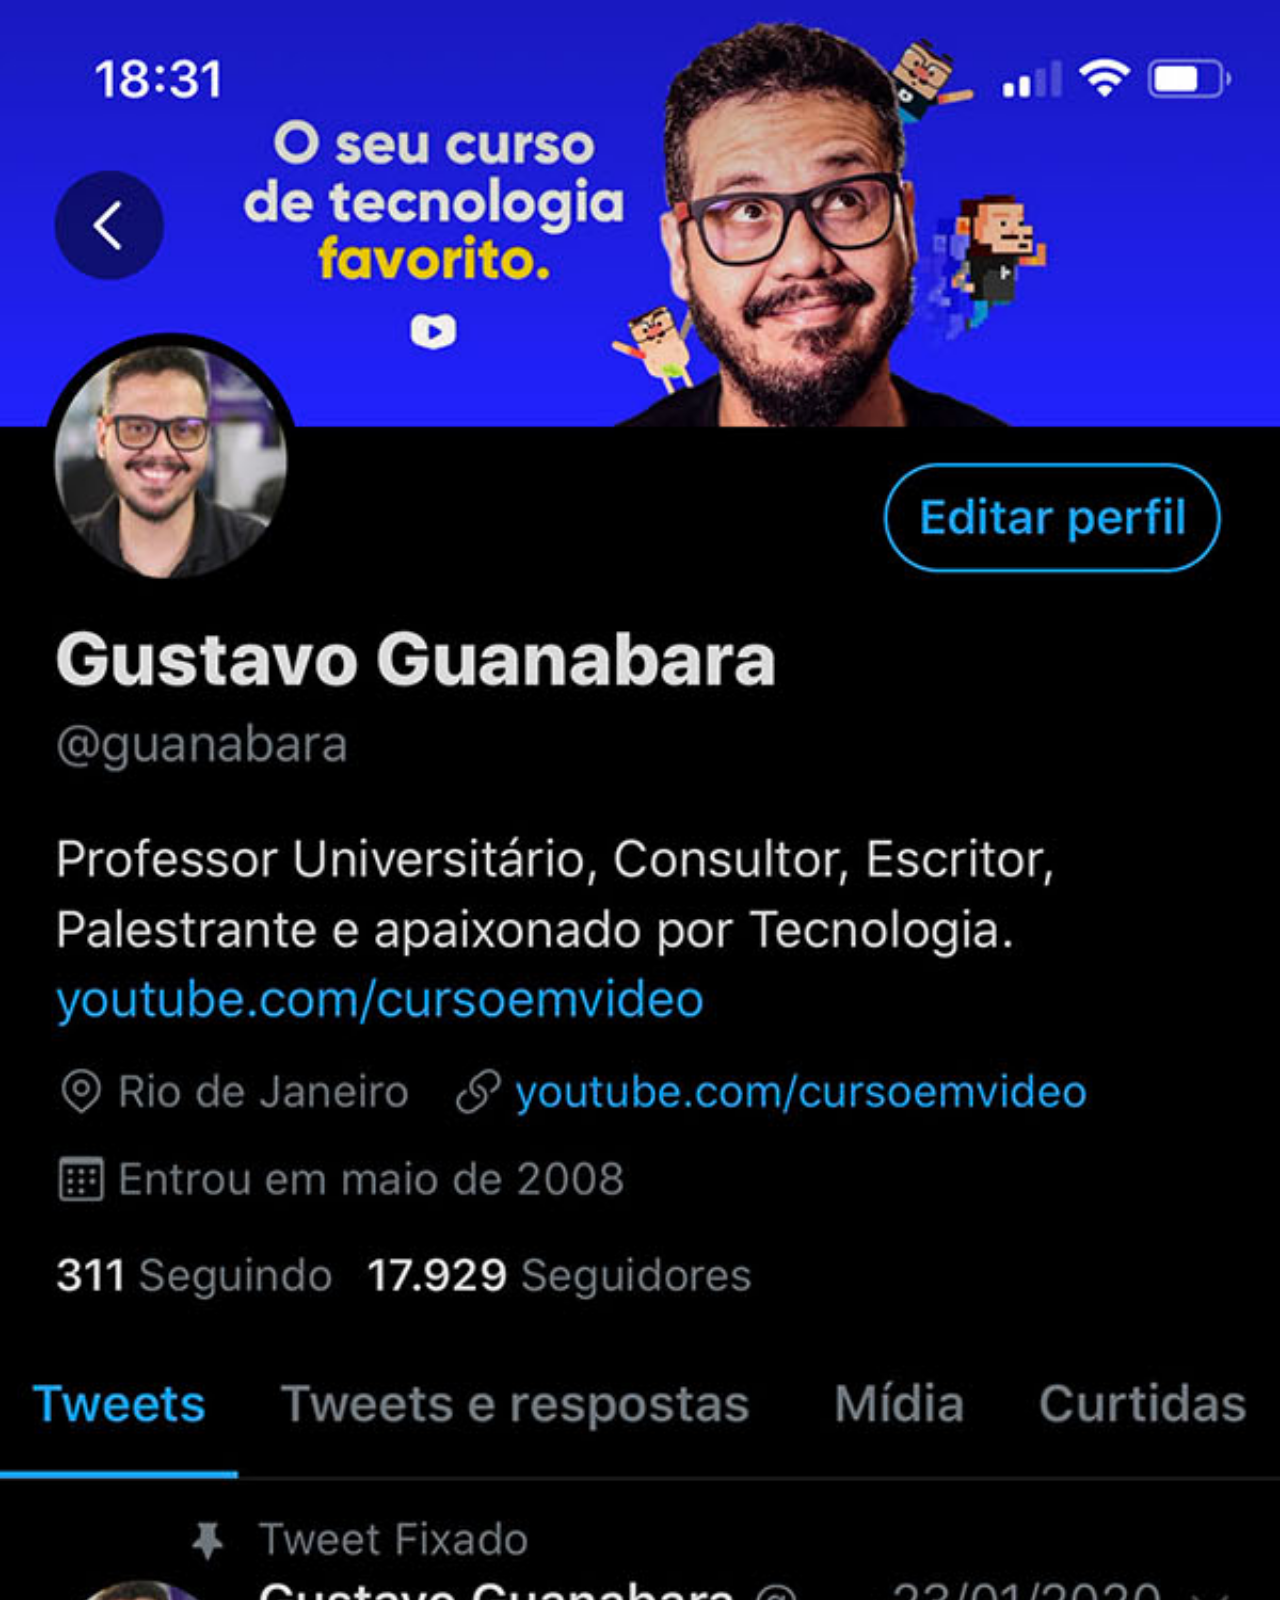
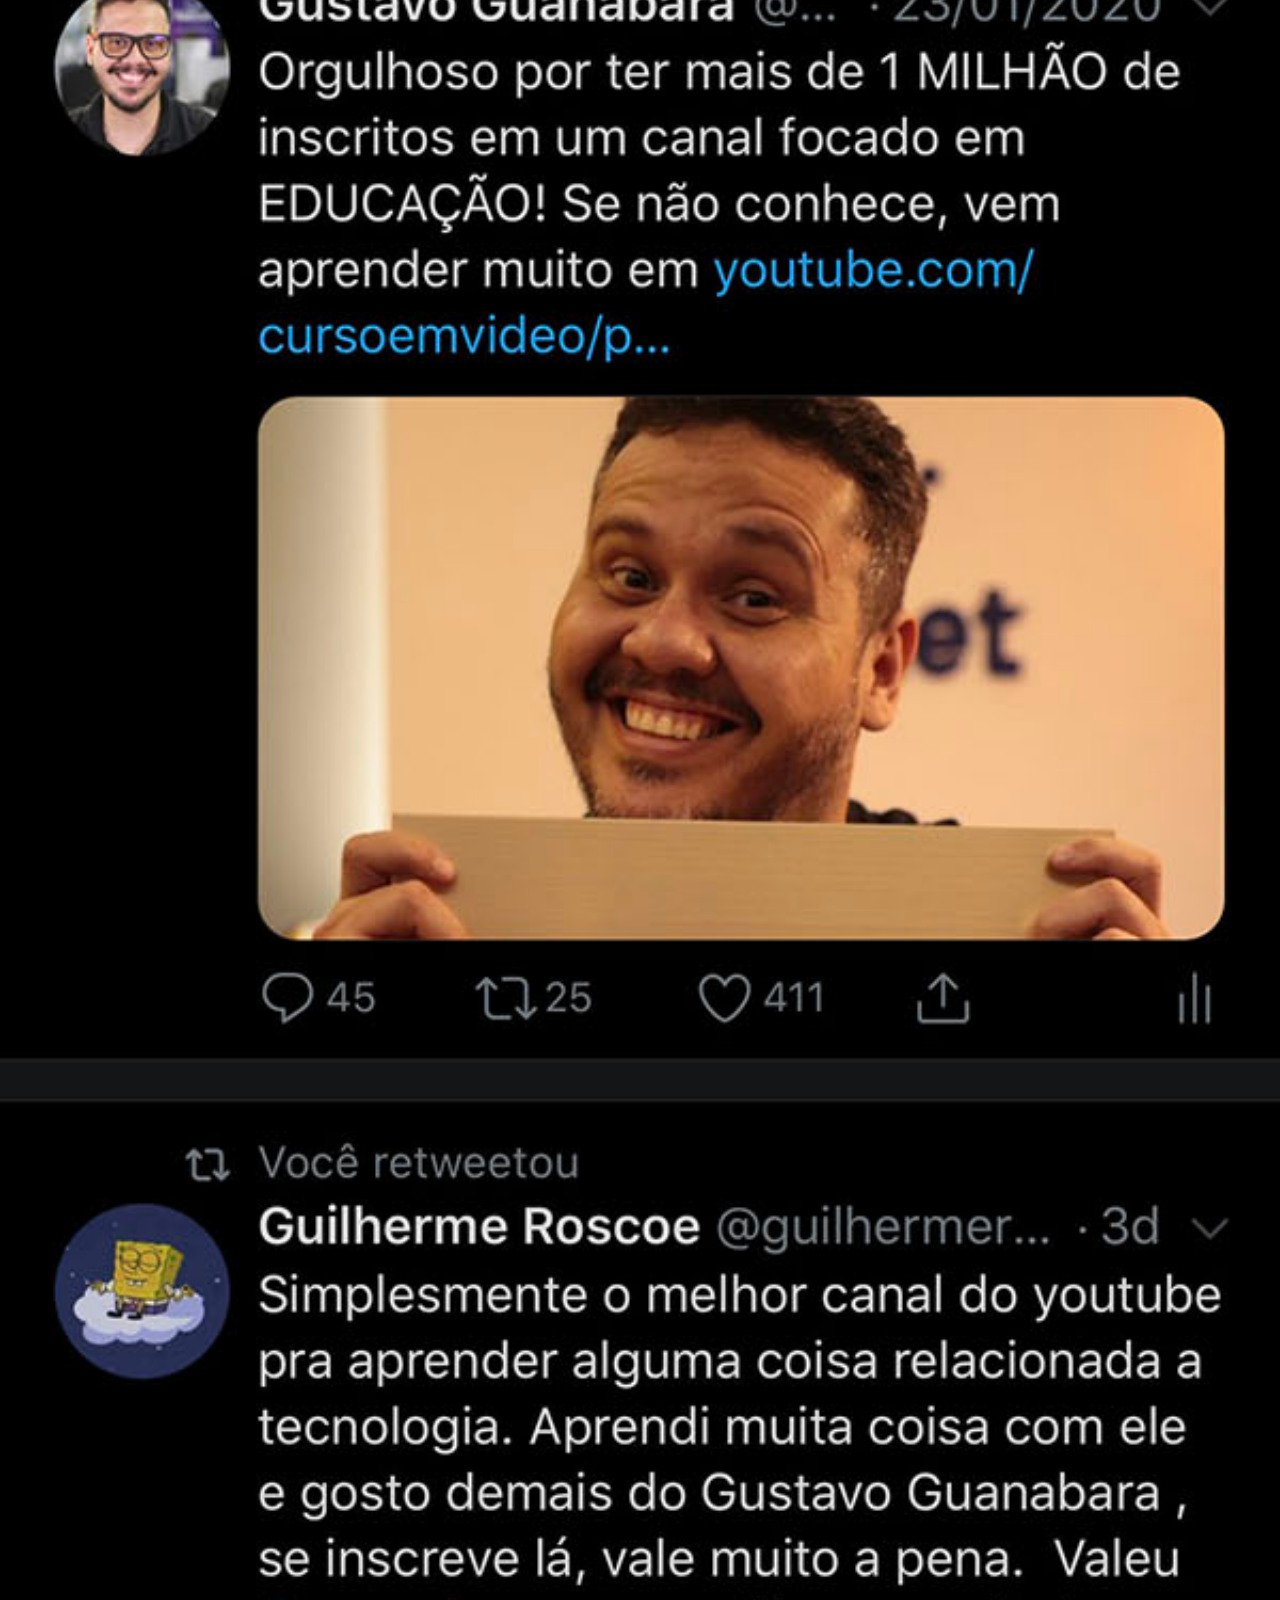
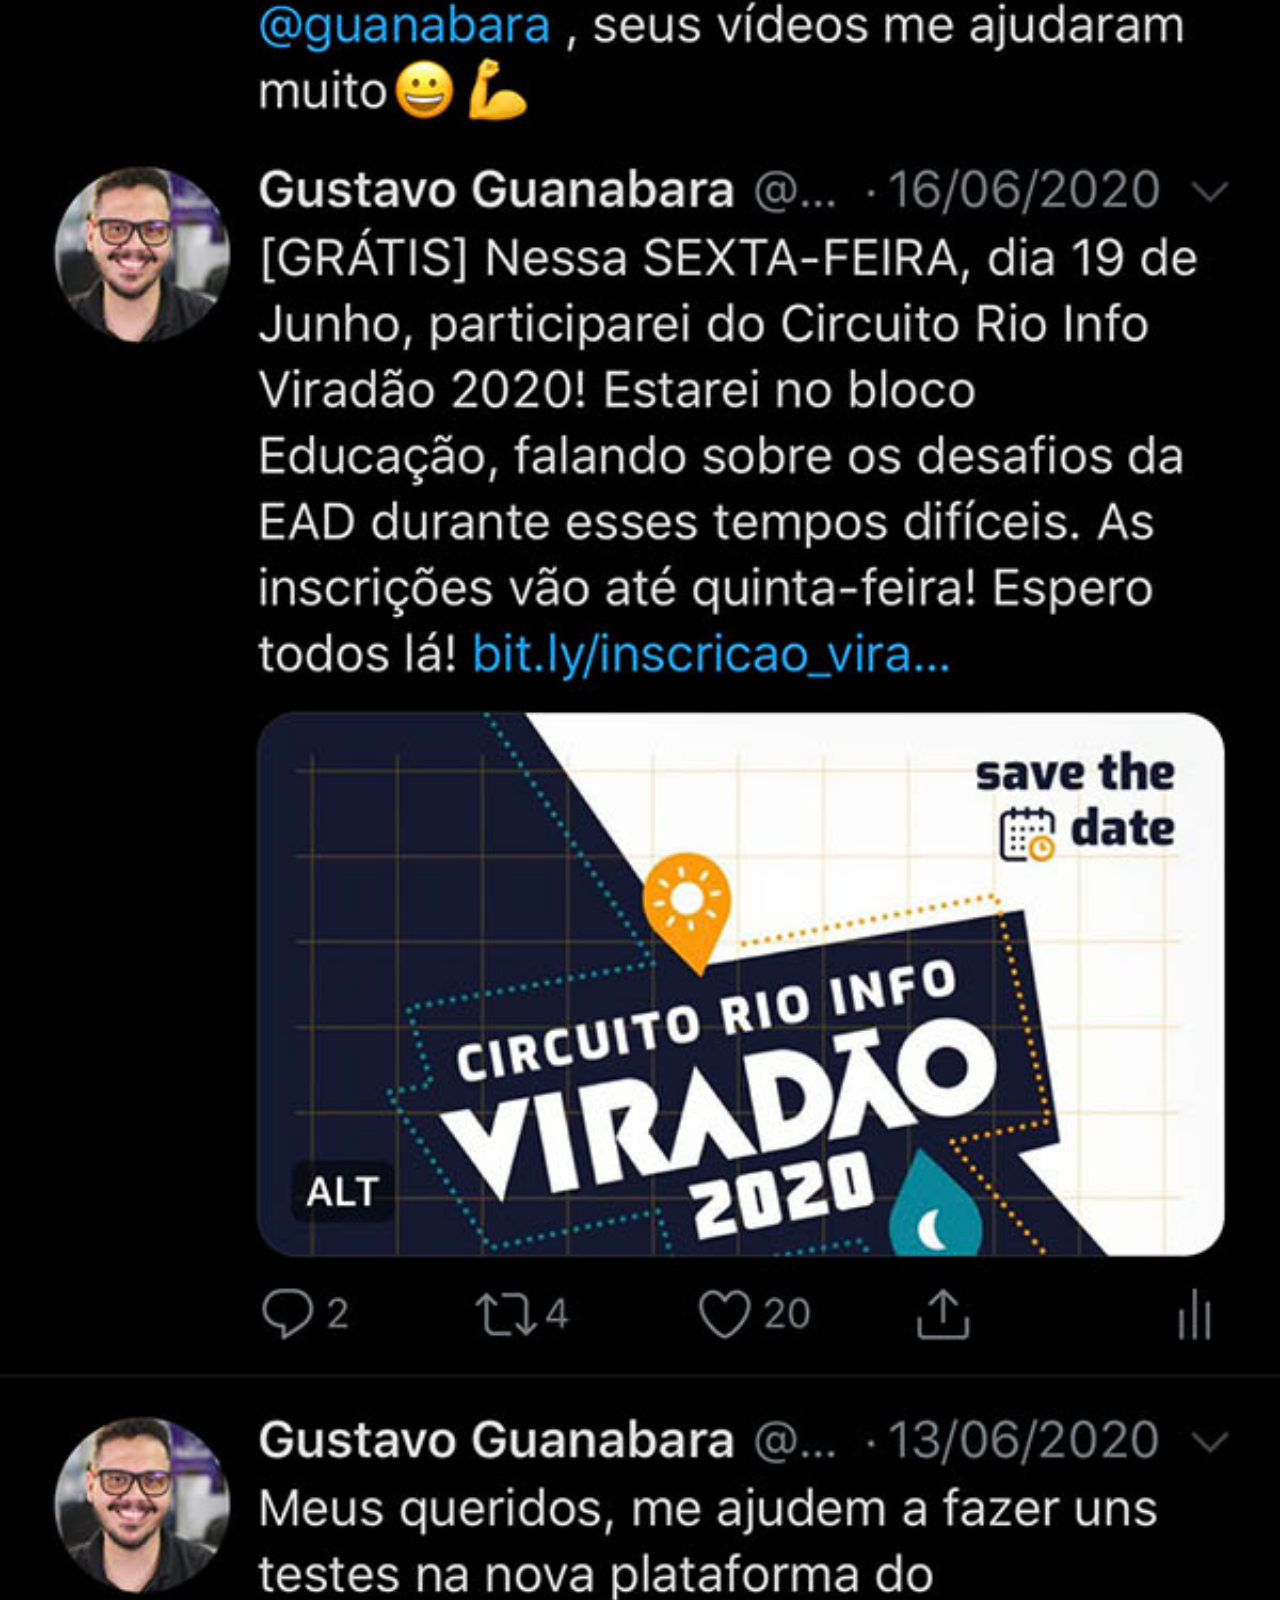
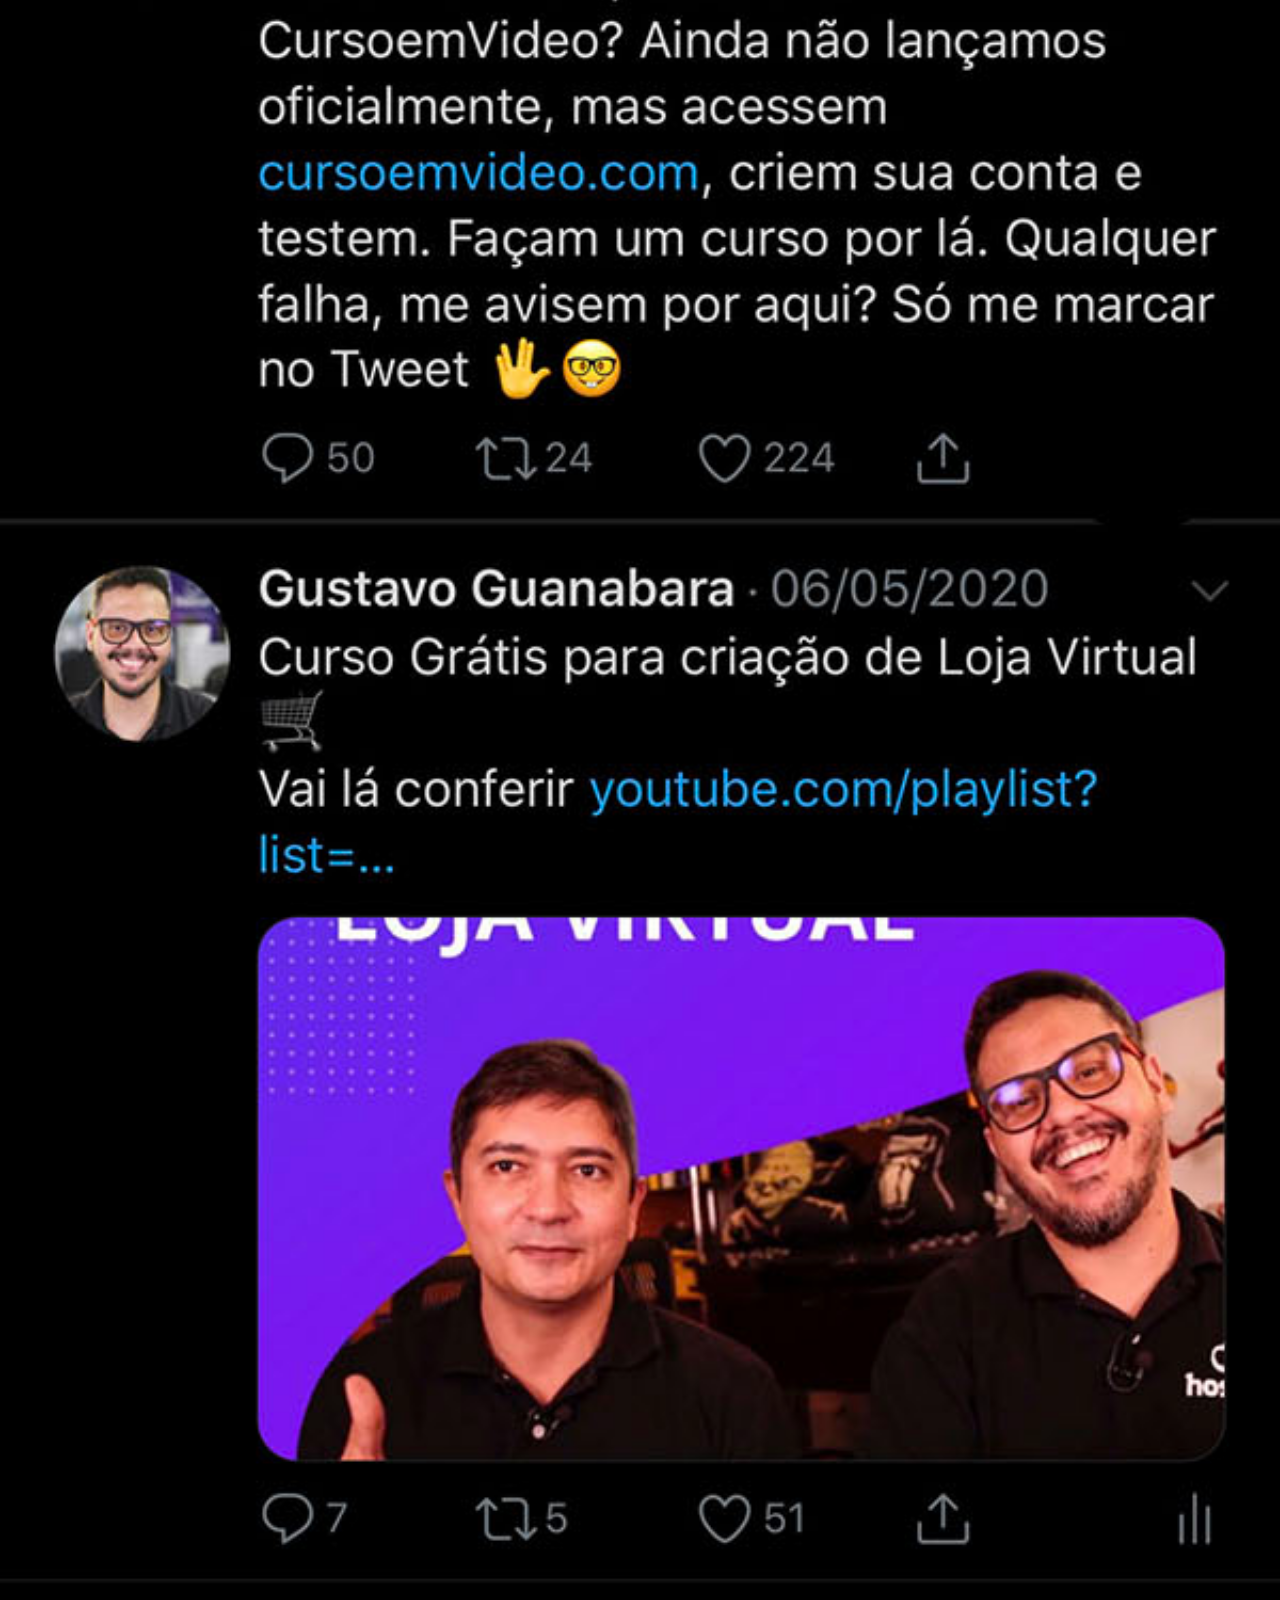
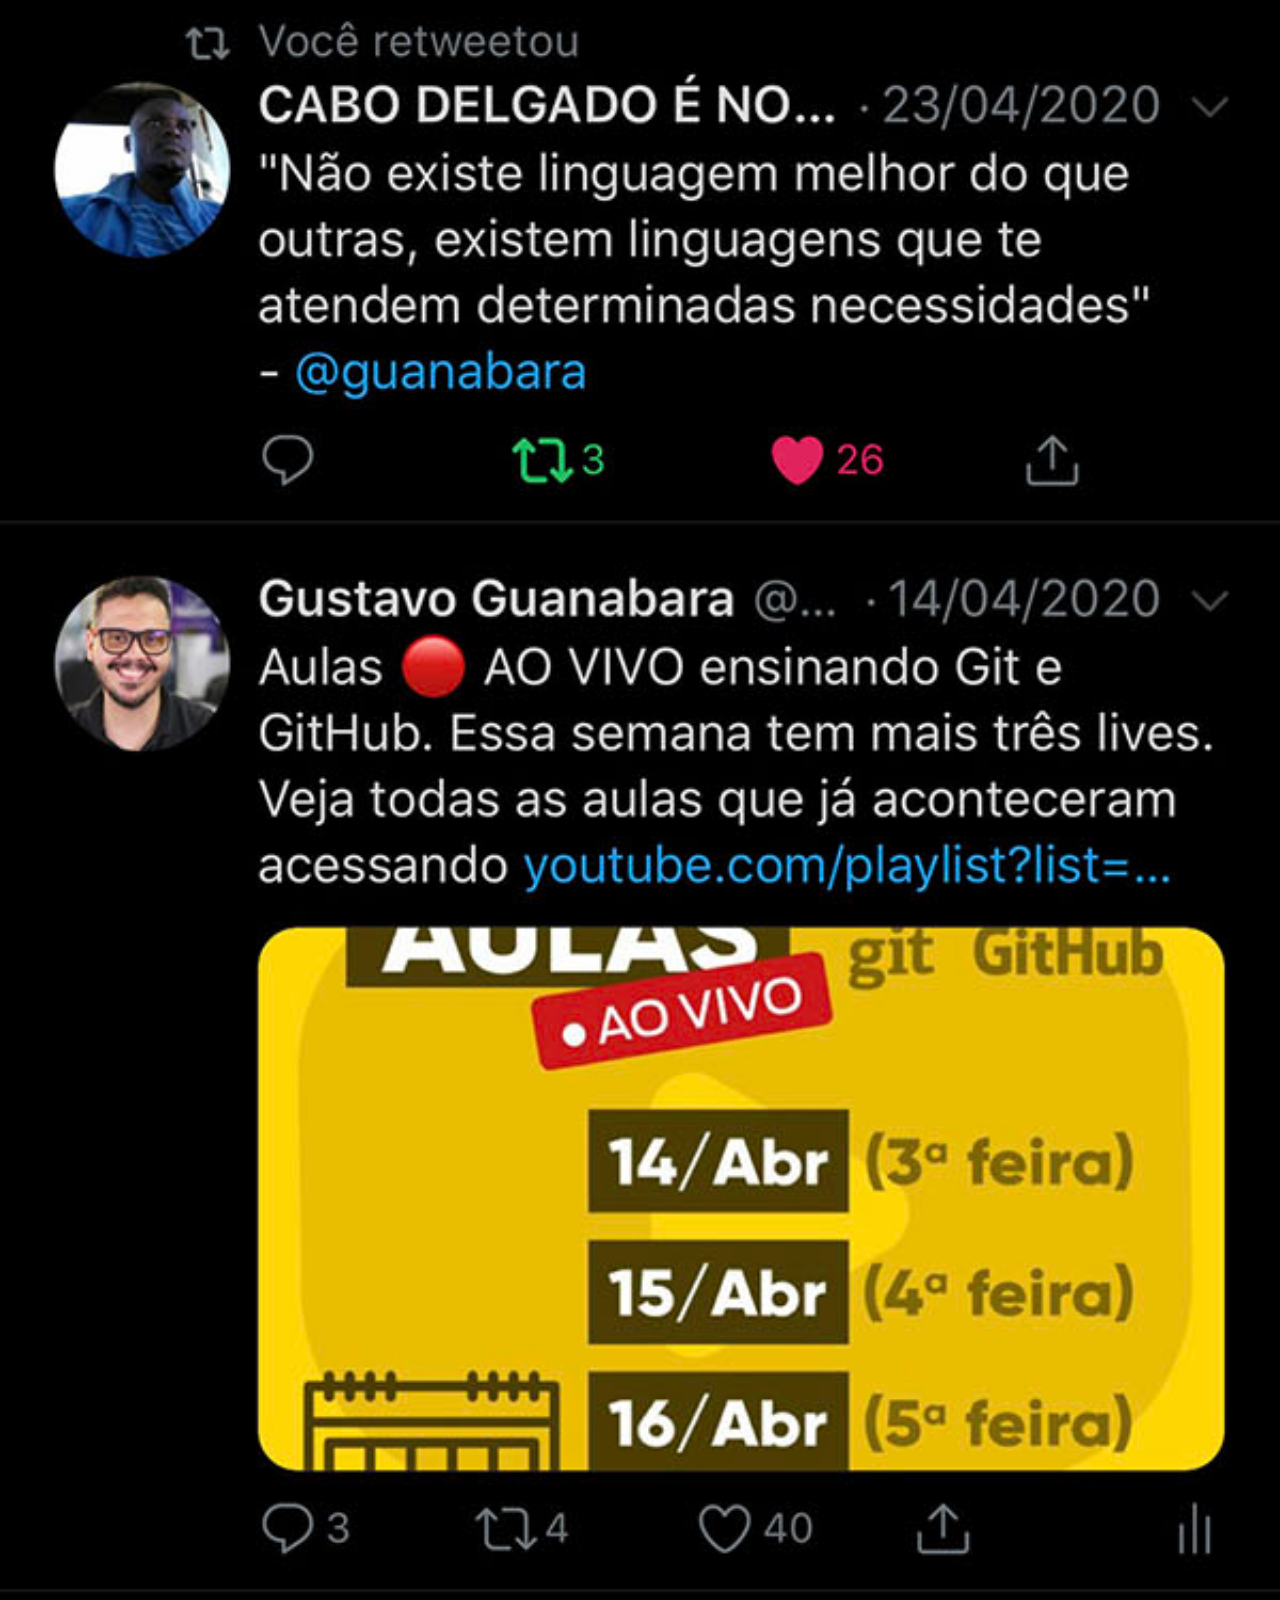
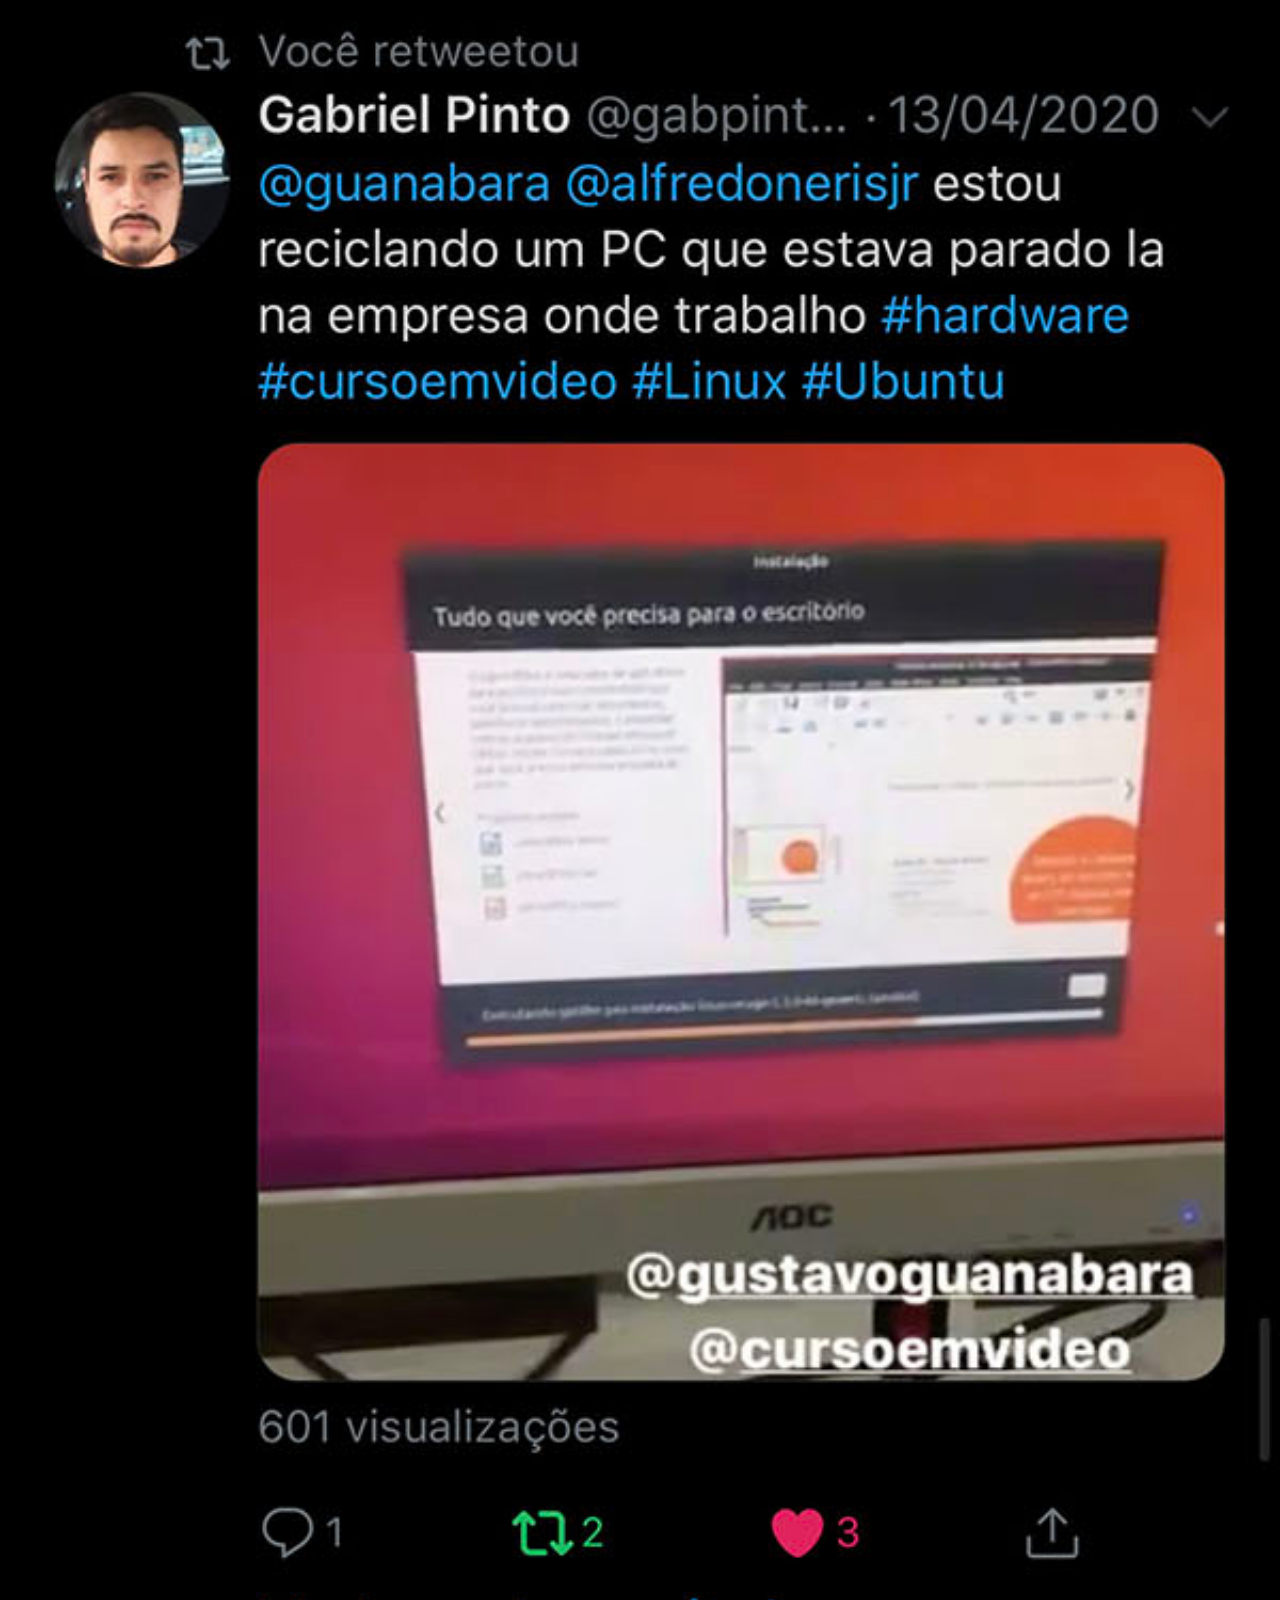
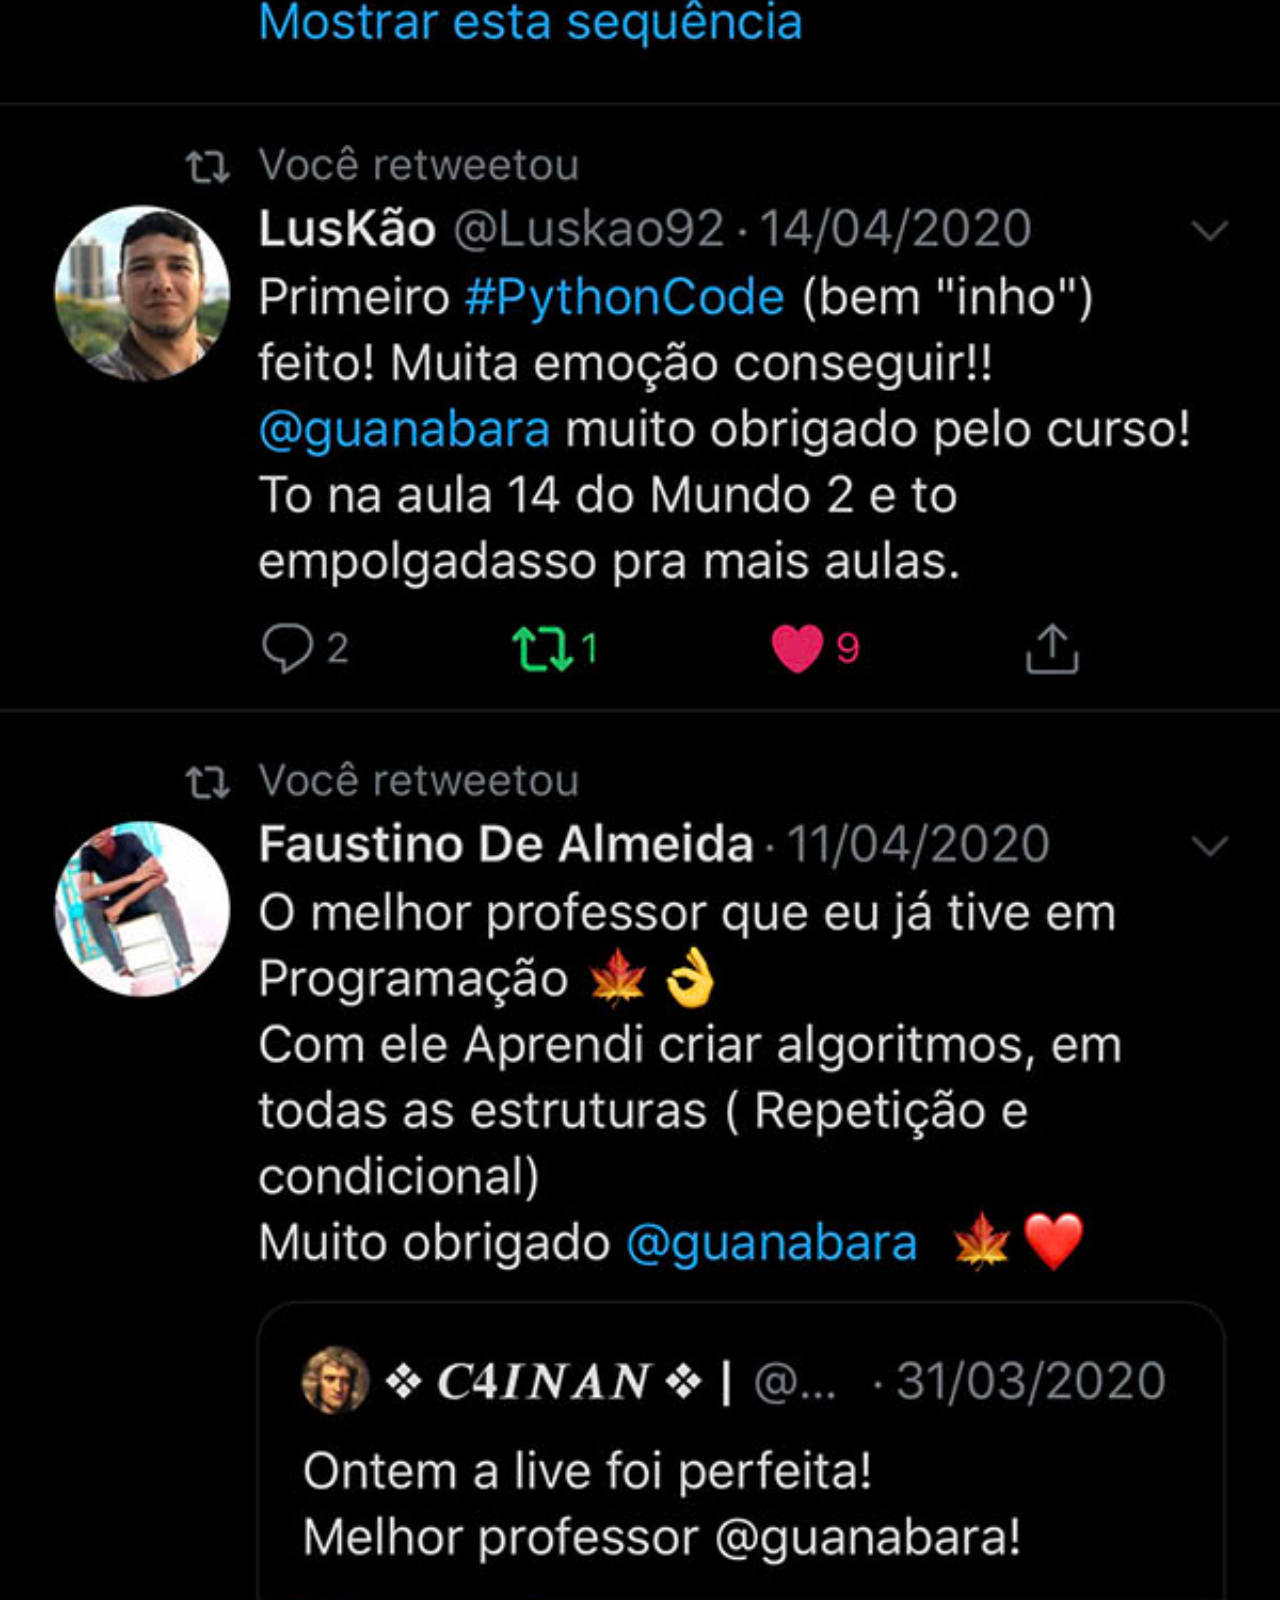
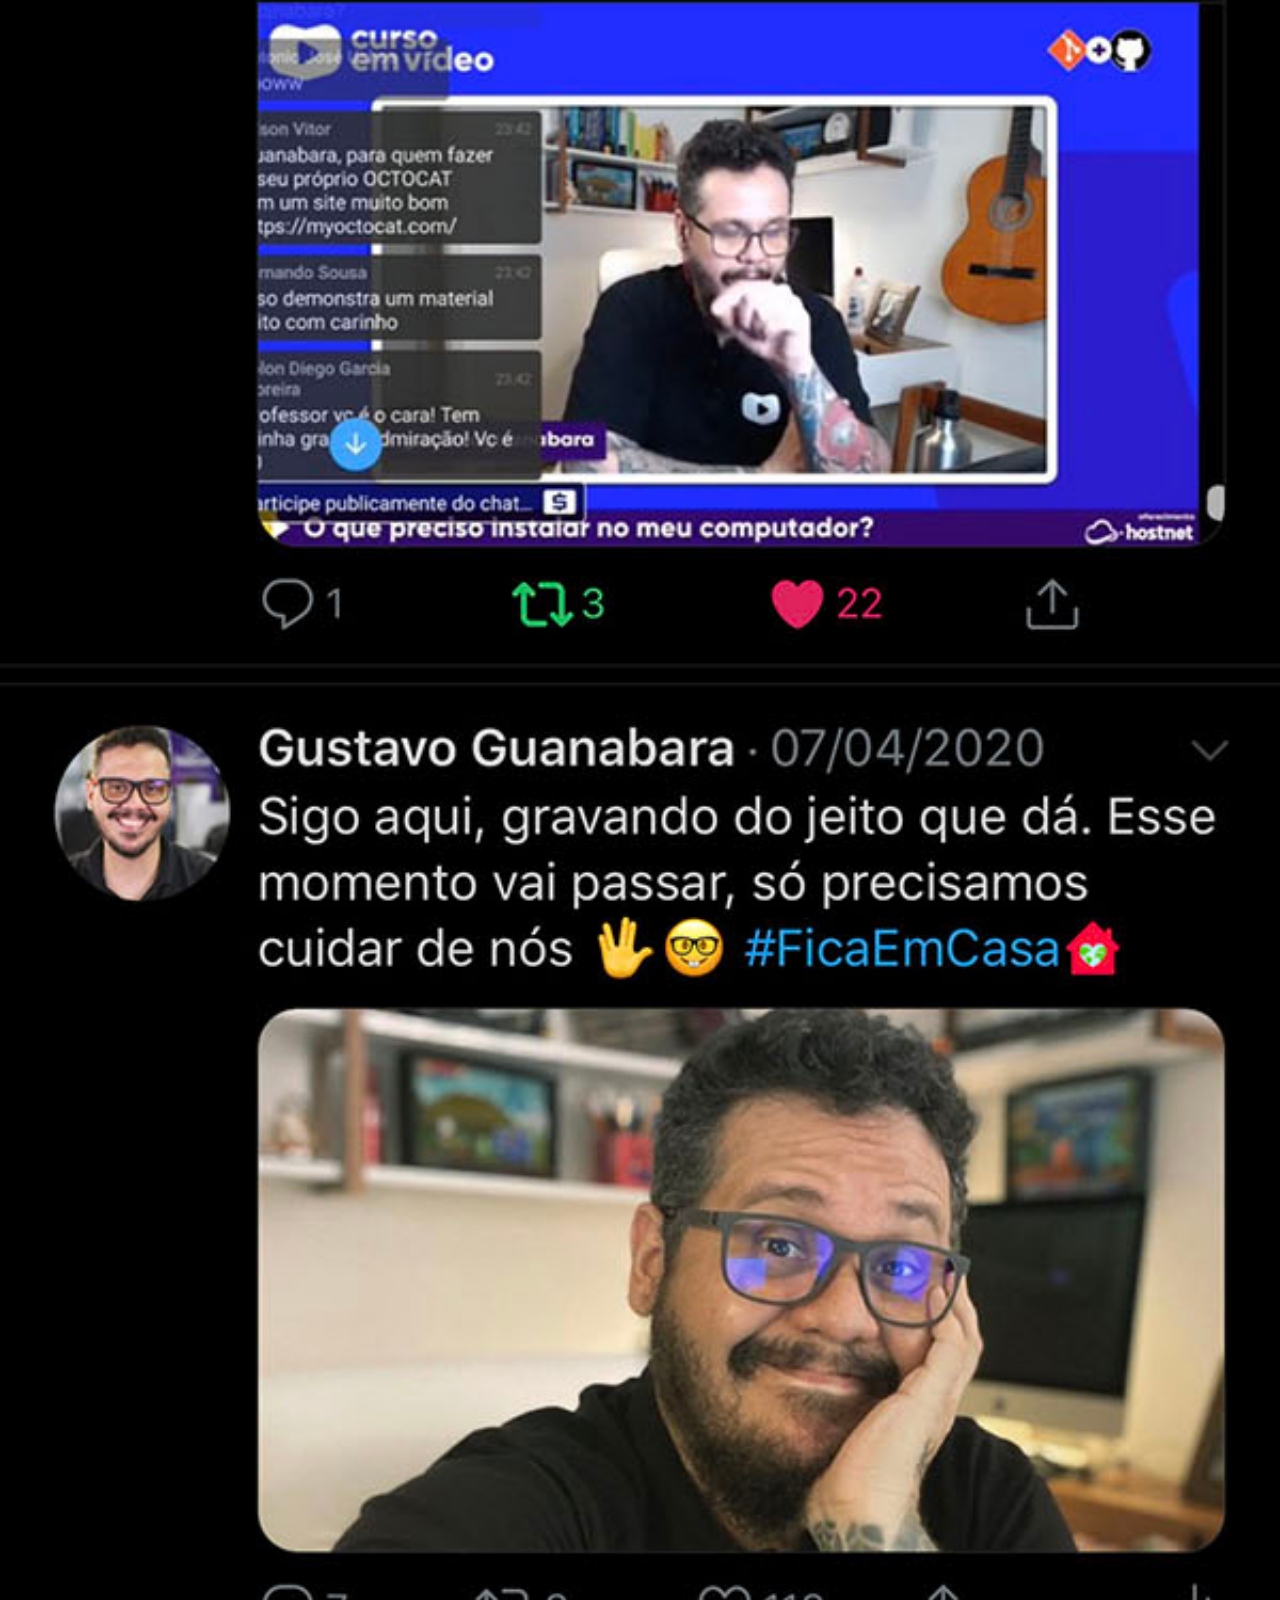
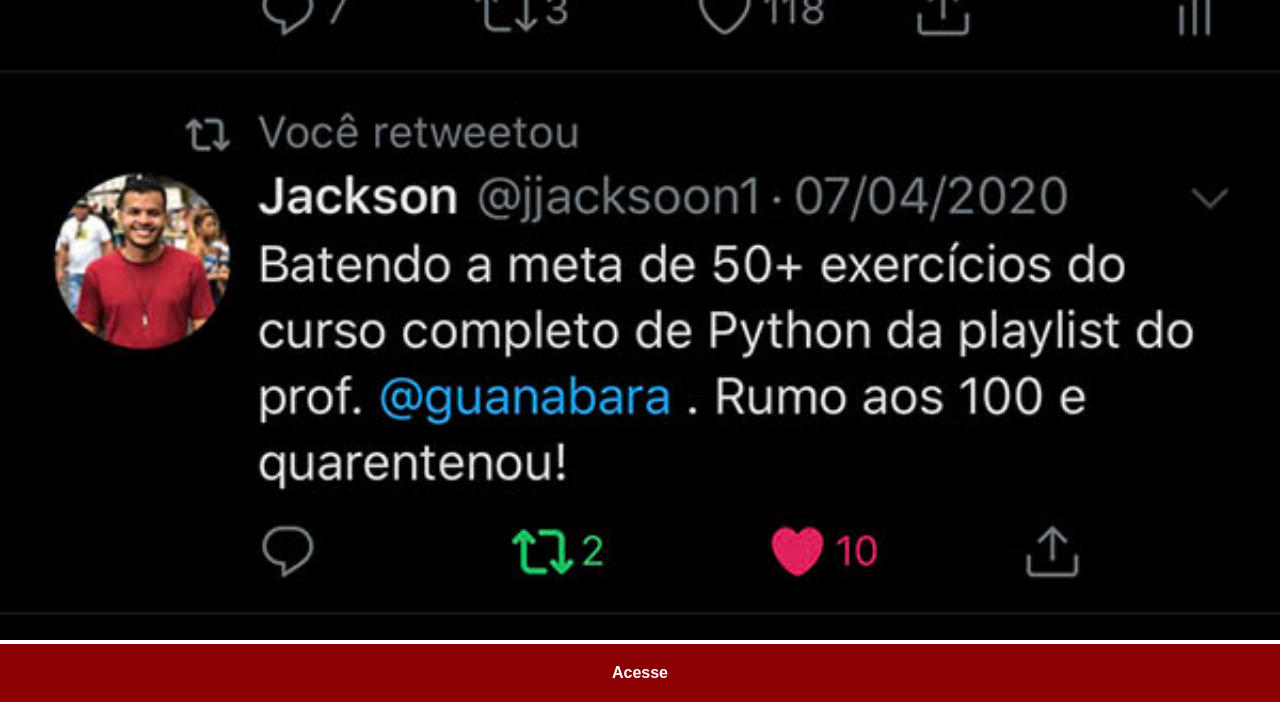
<file: twitter.html>
<!DOCTYPE html>
<html lang="pt-br">
<head>
    <meta charset="UTF-8">
    <meta name="viewport" content="width=device-width, initial-scale=1.0">
    <title>Twitter</title>
    <link rel="stylesheet" href="estilos/social.css">
</head>
<body>
    <img src="imagens/tela-twitter.jpg" alt="Twitter">
    <a href="https://twitter.com/guanabara/" target="_blank">Acesse</a>
</body>
</html>
</file>
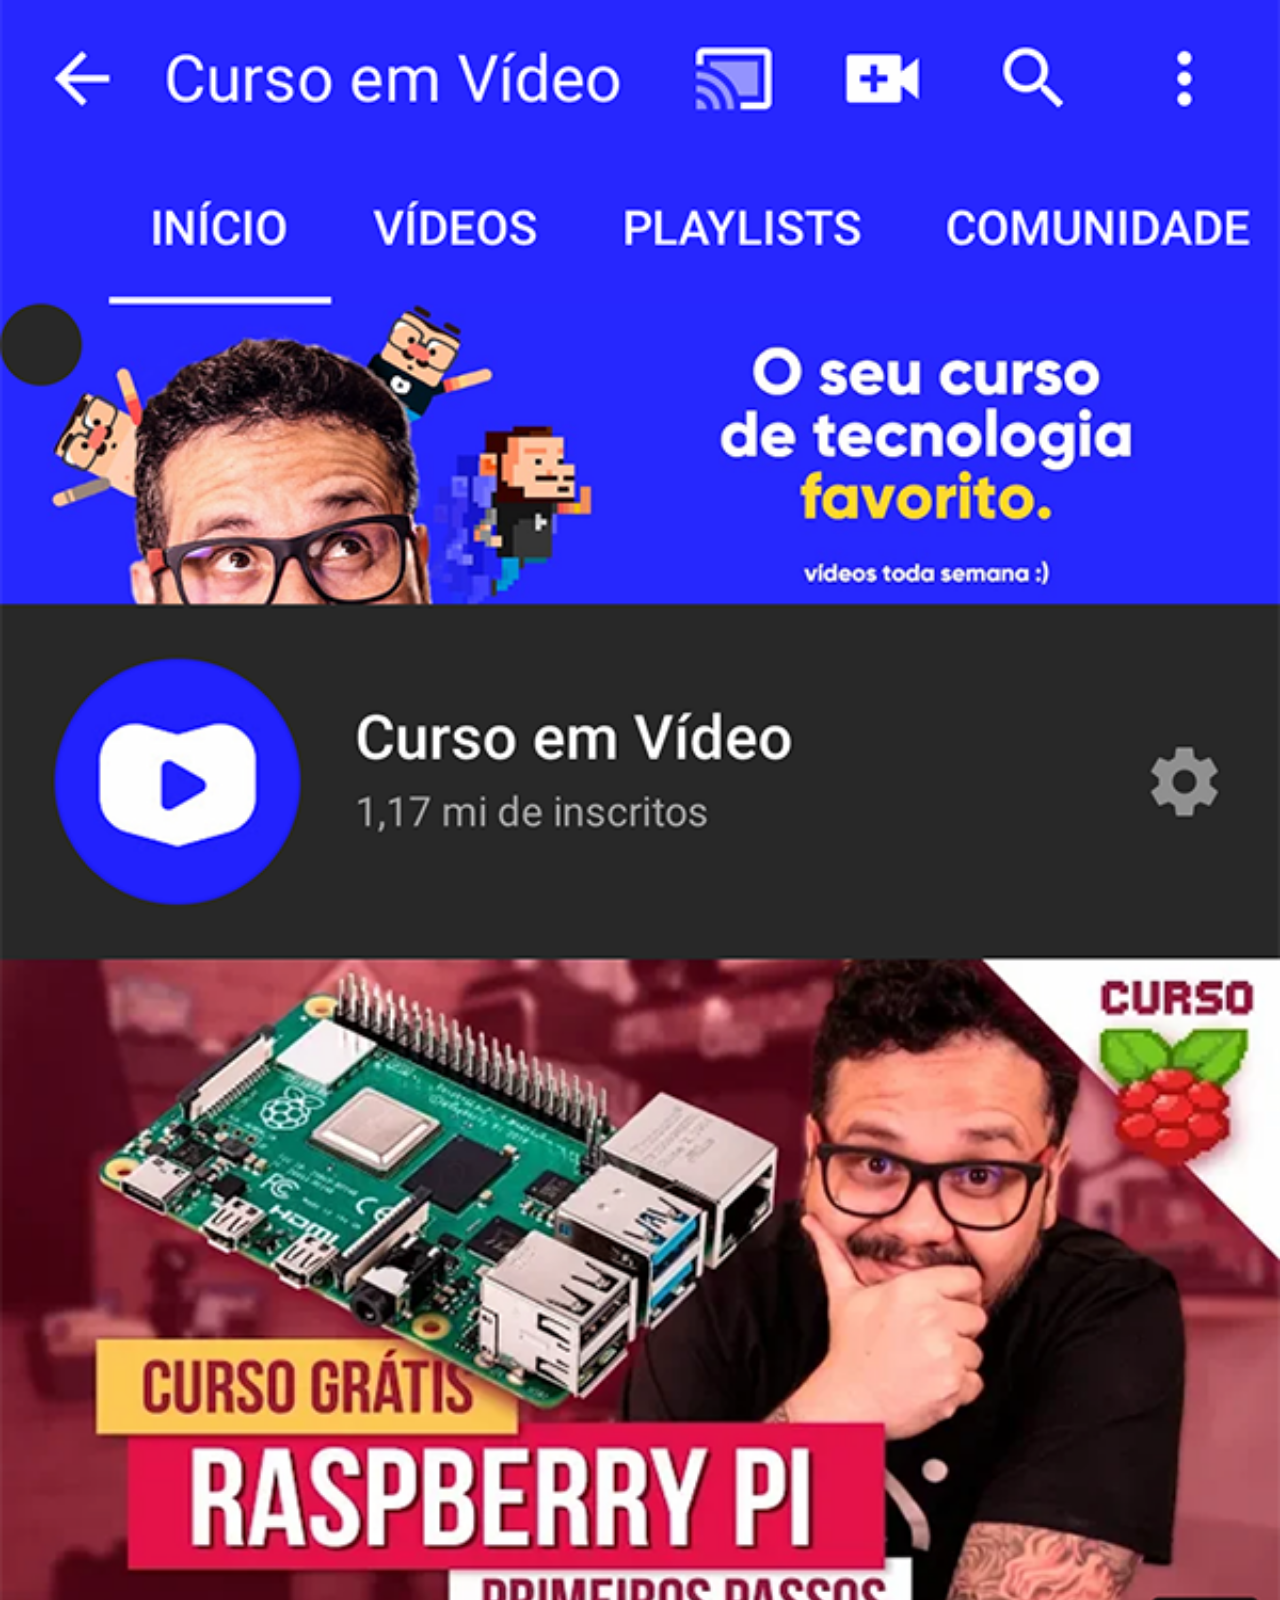
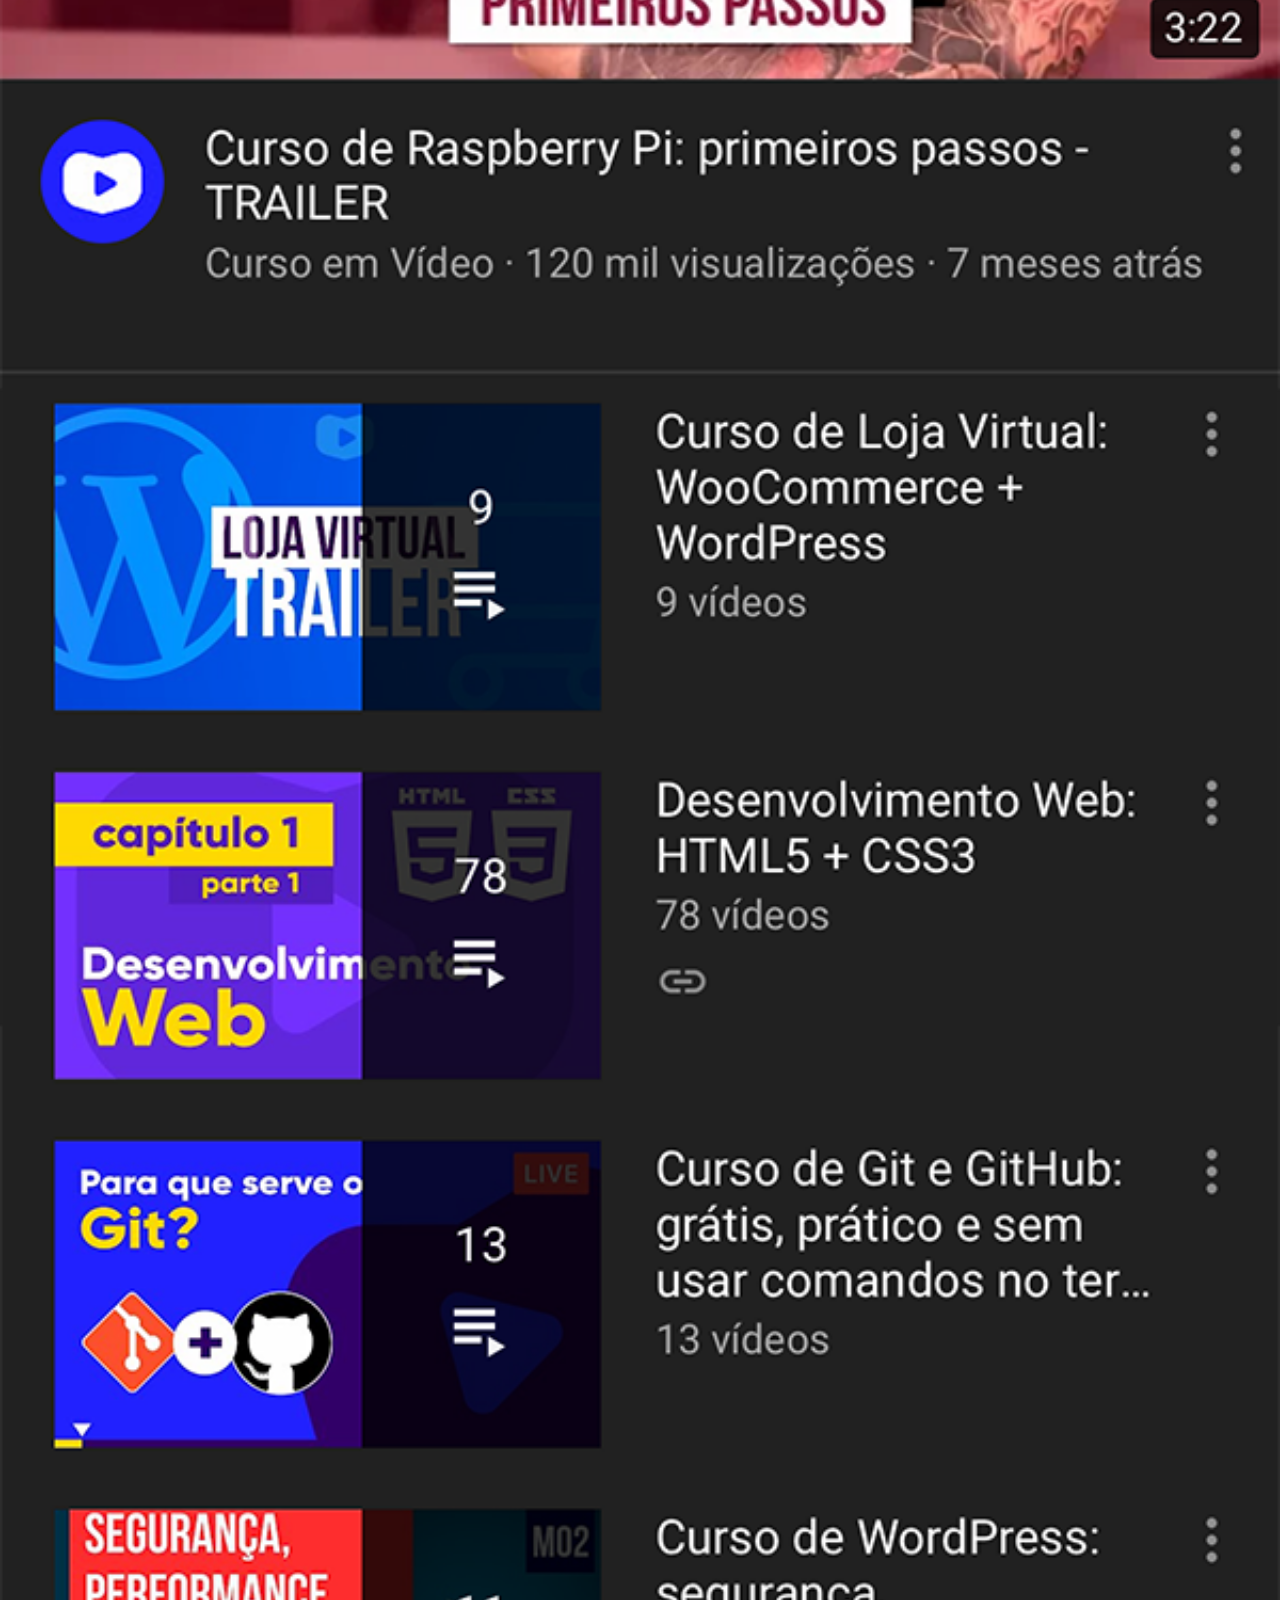
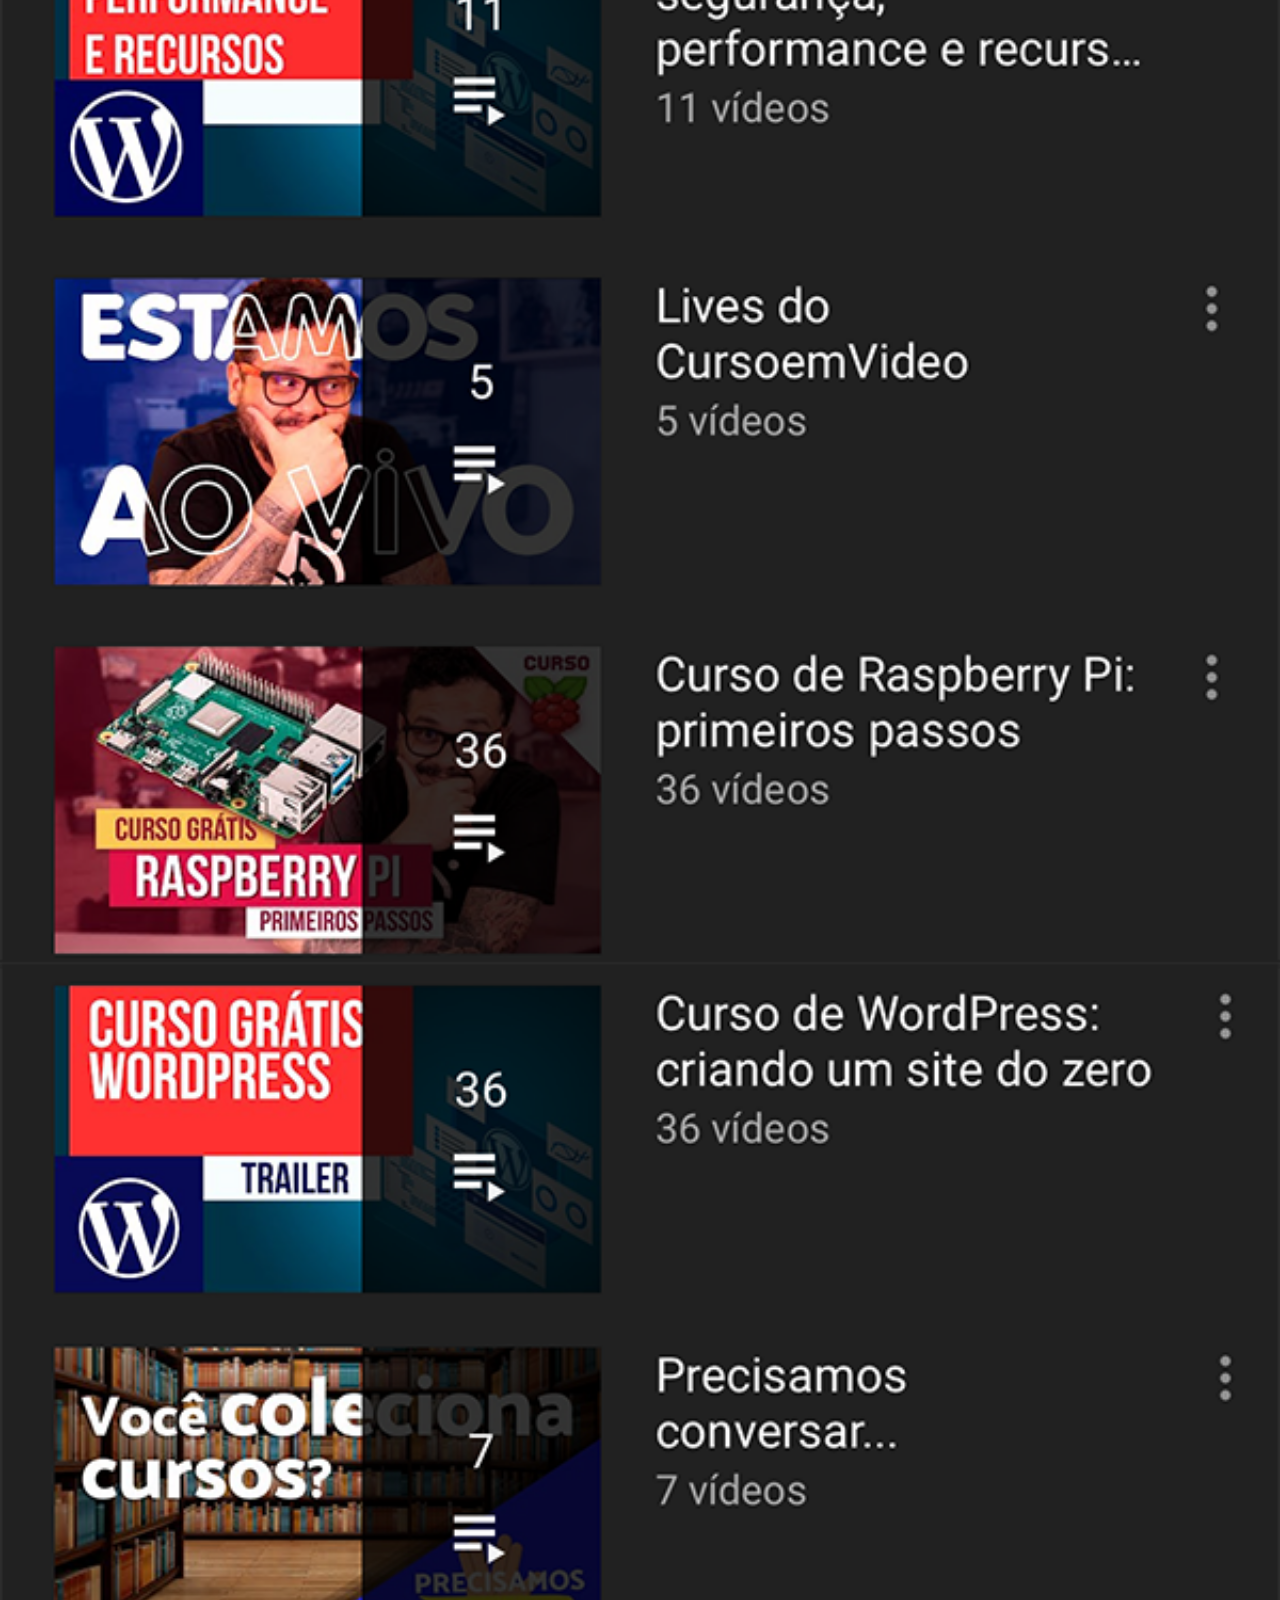
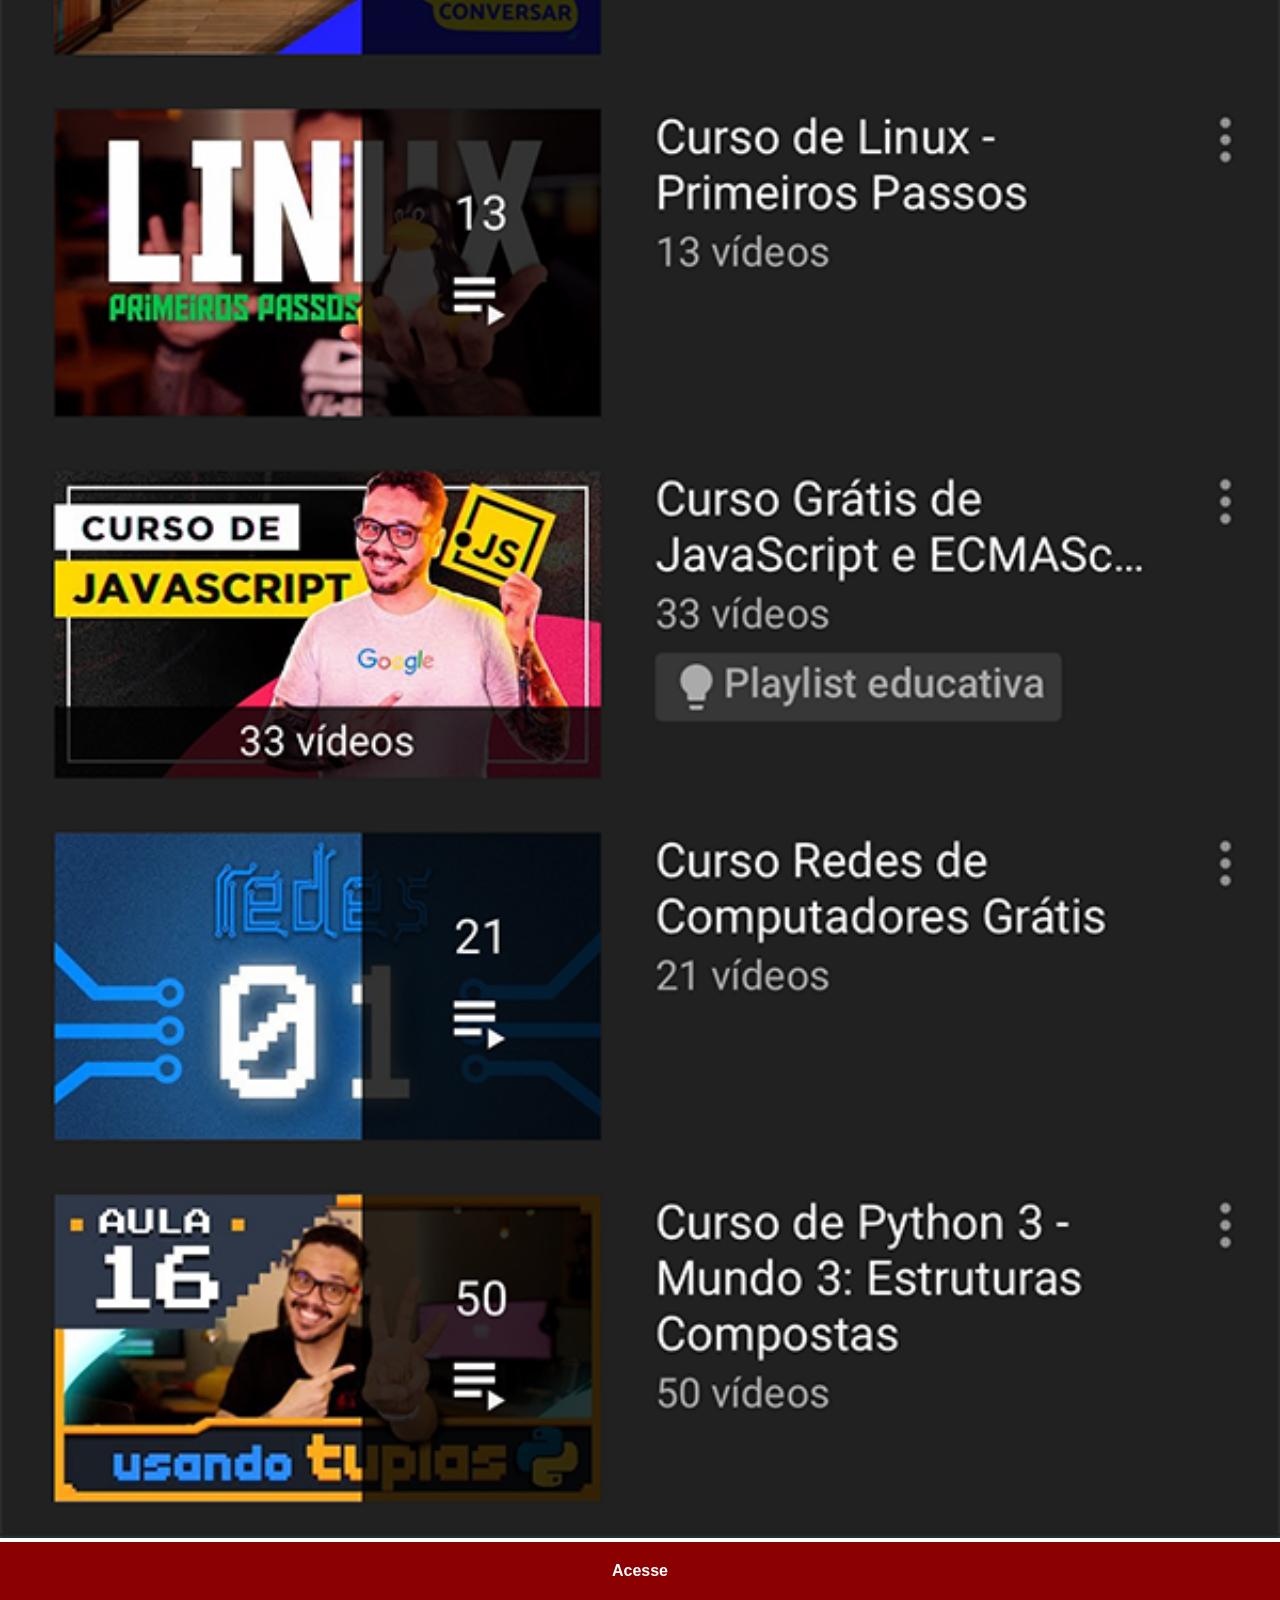
<file: youtube.html>
<!doctype html>
<html lang="pt-br">
  <head>
    <meta charset="UTF-8" />
    <meta name="viewport" content="width=device-width, initial-scale=1.0" />
    <title>YouTube</title>
  <link rel="stylesheet" href="estilos/social.css" />
  </head>
  <body>
    <img src="imagens/tela-youtube.png" alt="YouTube">
    <a href="https://www.youtube.com/@cursoemvideo" target="_blank">Acesse</a>
  </body>
</html>
</file>
<file: estilos/style.css>
@charset "UTF-8";

* {
  margin: 0px;
  padding: 0px;
  font-family: Arial, Helvetica, sans-serif;
}

html,
body {
  height: 100vh;
  width: 100vw;
  background-color: black;
}

body {
  background: url("../imagens/fundo-madeira.jpg") no-repeat top center;
  background-size: cover;
  background-attachment: fixed;
}

main {
  position: relative;
  height: 100vh;
}

section#telefone {
  position: absolute;
  top: 50%;
  left: 50%;
  transform: translate(-50%, -50%);

  height: 627px;
  width: 311px;

  background: url("../imagens/frame-iphone.png") no-repeat;
}

iframe#tela {
  position: relative;
  top: 80px;
  left: 22px;
  width: 267px;
  height: 471px;
}

section#rede-sociais {
    text-align: right;
}

section#rede-sociais img {
  width: 50px;
  margin: 10px;
  border-radius: 50%;
  box-shadow: 2px 2px 5px 2px rgba(0, 0, 0, 0.301);
  box-sizing: border-box;
}

section#rede-sociais img:hover {
  border: 2px solid rgba(255, 255, 255, 0.637);
  transition: translate(-3px, -3px);
  box-shadow: 5px 5px 10px rgba(0, 0, 0, 0.596);
  transition: transform 0.3s, border 1s;
}
</file>
<file: estilos/social.css>
@charset "UTF-8";
      * {
        margin: 0px;
        padding: 0px;
        font-family: Arial, Helvetica, sans-serif;
      }

      ::-webkit-scrollbar {
        width: 0px;
        height: 0px;
      }
      img {
        width: 100vw;
      }

      a {
        display: block;
        background-color: darkred;
        color: white;
        padding: 20px;
        text-align: center;
        font-weight: bold;
        text-decoration: none;
      }

      a:hover {
        background-color: red;
      }
</file>
